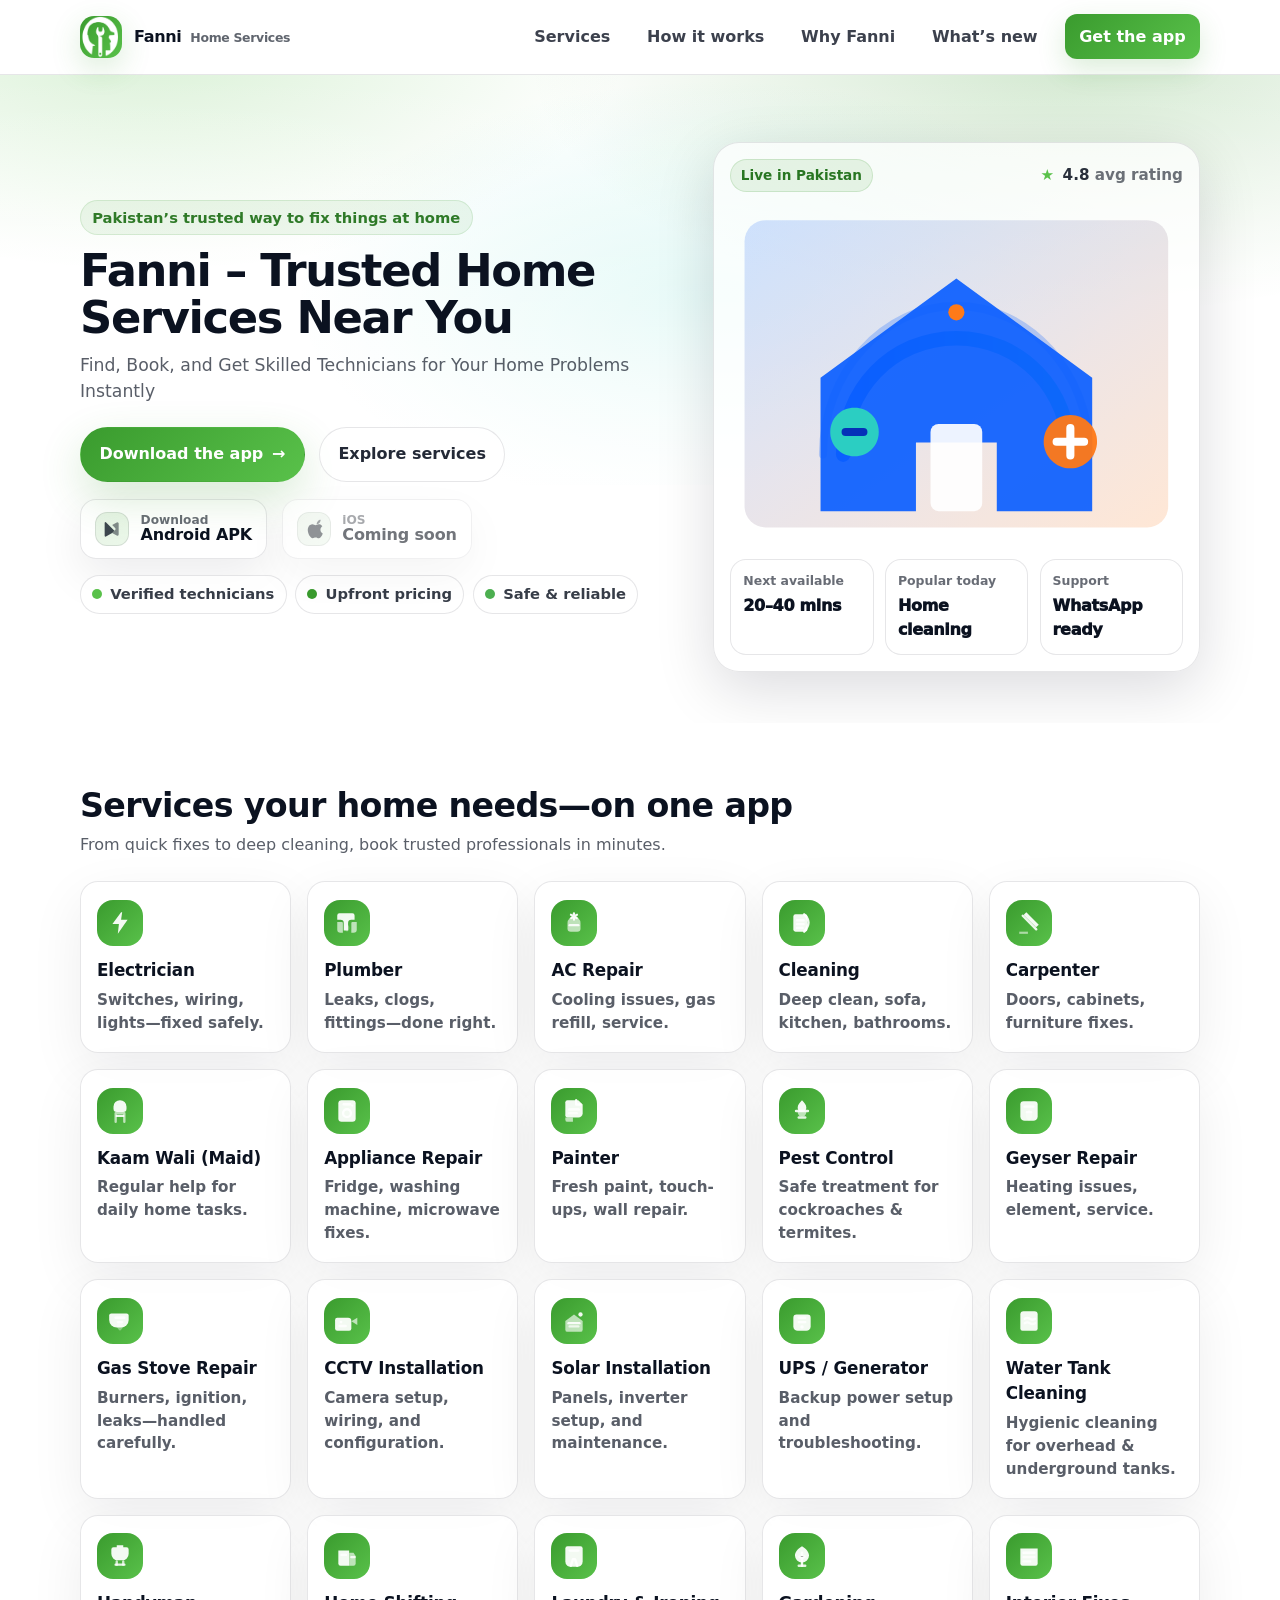
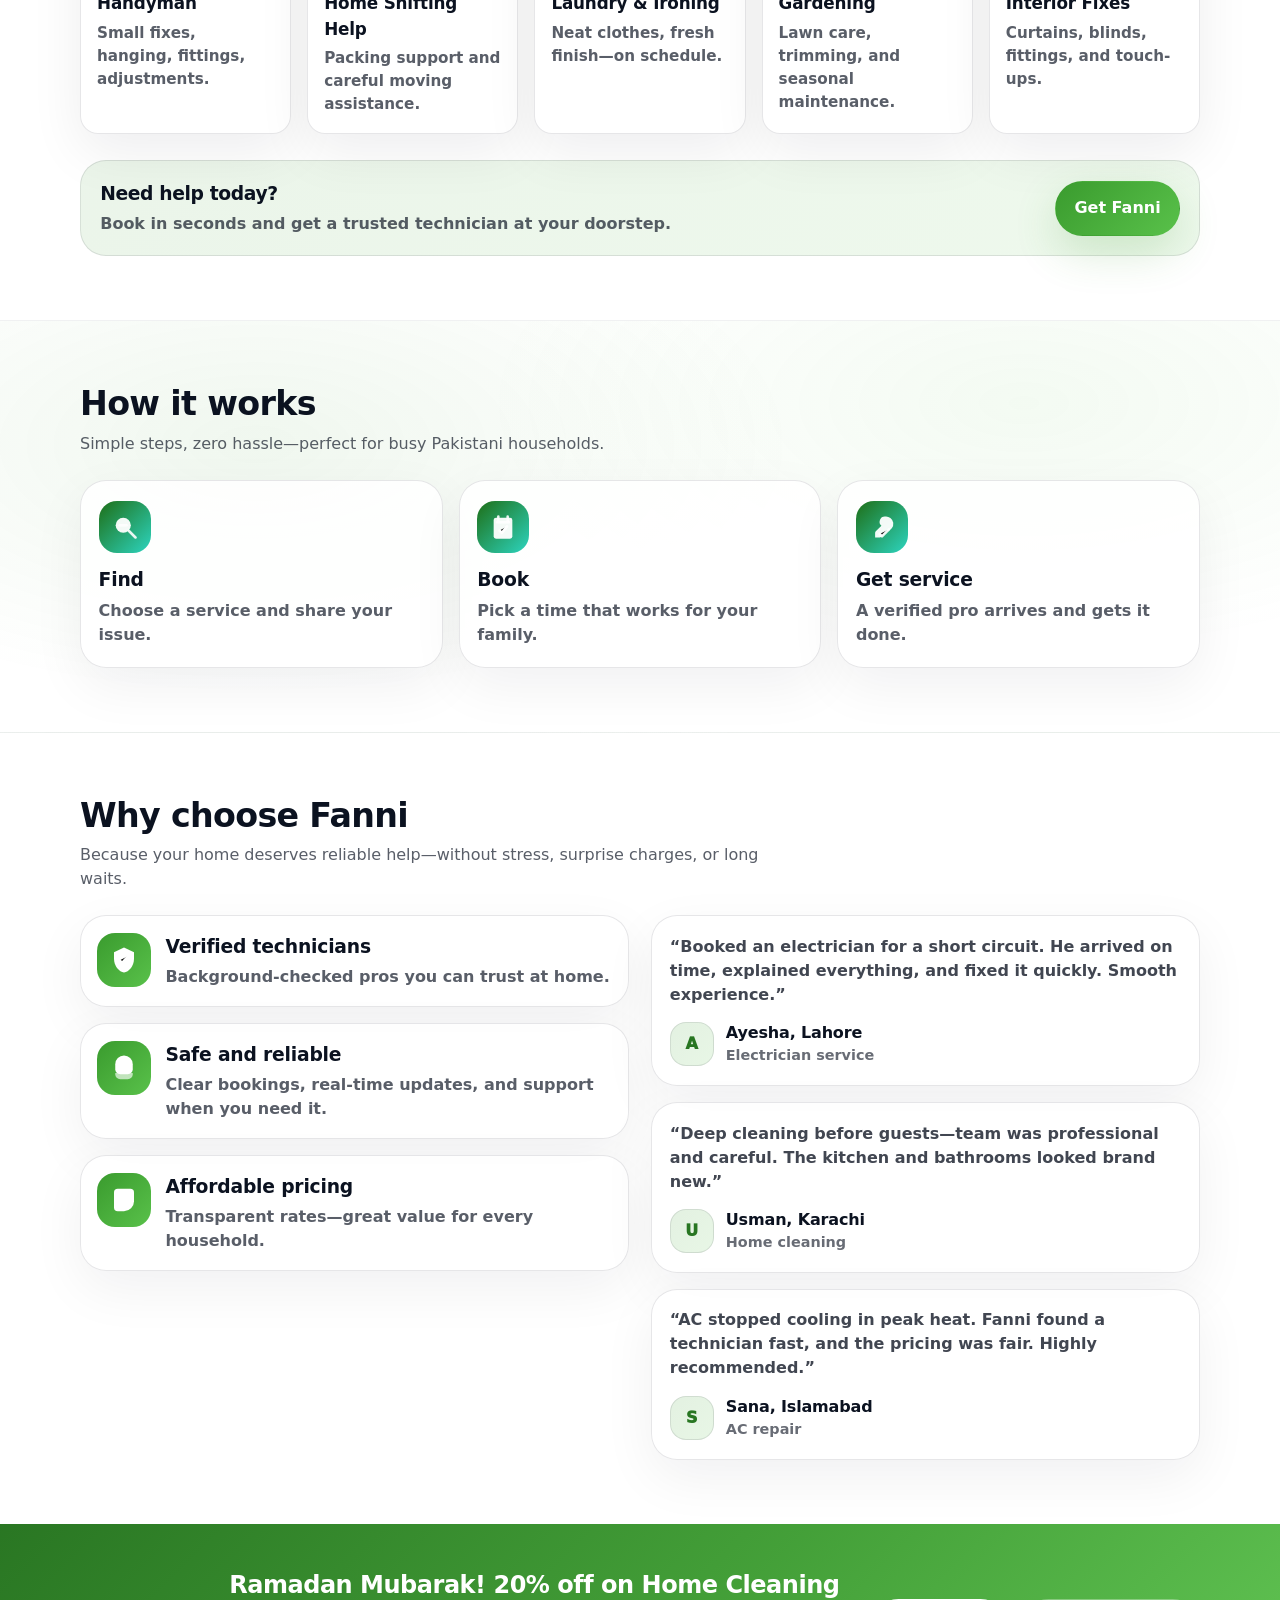
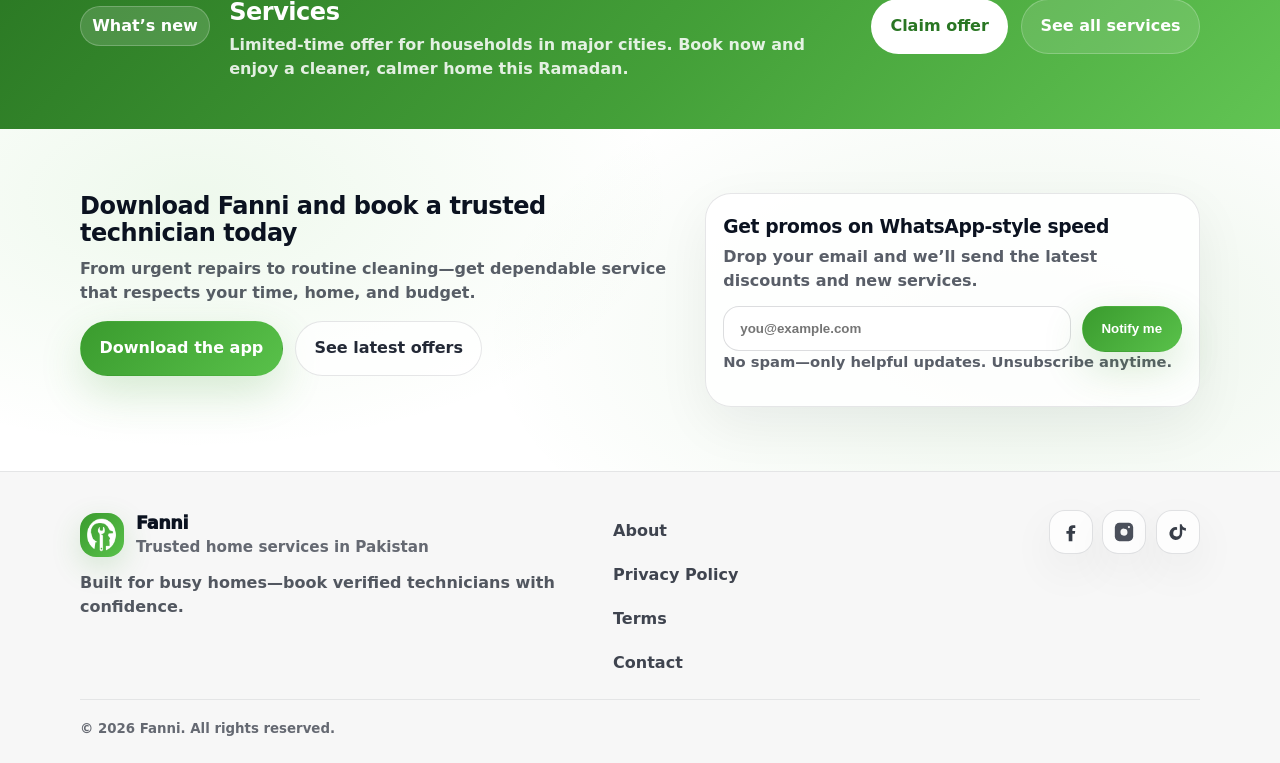
<file: Fanni Landing Page/index.html>
<!doctype html>
<html lang="en">
  <head>
    <meta charset="utf-8" />
    <meta name="viewport" content="width=device-width, initial-scale=1" />
    <meta
      name="description"
      content="Fanni is Pakistan’s trusted home services app. Find, book, and get verified technicians for electrician, plumber, AC repair, cleaning, and carpenter services—fast, safe, and affordable."
    />
    <meta
      name="keywords"
      content="home services app Pakistan, trusted technicians, book skilled workers online, electrician, plumber, AC repair, cleaning, carpenter"
    />
    <meta name="author" content="Fanni" />
    <meta name="theme-color" content="#3A9B2E" />

    <meta property="og:title" content="Fanni – Trusted Home Services Near You" />
    <meta
      property="og:description"
      content="Find, book, and get skilled technicians for your home problems instantly. Verified pros, transparent pricing, and reliable service across Pakistan."
    />
    <meta property="og:type" content="website" />
    <meta property="og:locale" content="en_PK" />

    <meta name="twitter:card" content="summary_large_image" />
    <meta name="twitter:title" content="Fanni – Trusted Home Services Near You" />
    <meta
      name="twitter:description"
      content="Book verified home service professionals in Pakistan. Electrician, plumber, AC repair, cleaning, carpenter."
    />

    <title>Fanni – Trusted Home Services Near You</title>

    <link rel="preload" href="./styles.css" as="style" />
    <link rel="stylesheet" href="./styles.css" />

    <link rel="icon" type="image/png" href="./logo1.png" />
    <link rel="apple-touch-icon" href="./logo1.png" />
  </head>
  <body>
    <a class="skip-link" href="#main">Skip to content</a>

    <header class="site-header">
      <div class="container header-inner">
        <a class="brand" href="#top" aria-label="Fanni home">
          <span class="brand-mark" aria-hidden="true">
            <img src="./logo1.png" alt="" width="42" height="42" />
          </span>
          <span class="brand-text">
            Fanni <span class="brand-tag">Home Services</span>
          </span>
        </a>

        <nav class="nav" aria-label="Primary">
          <a href="#services">Services</a>
          <a href="#how">How it works</a>
          <a href="#why">Why Fanni</a>
          <a href="#offers">What’s new</a>
          <a
            class="nav-cta"
            href="https://play.google.com/store/apps/details?id=com.fannipk.app"
            target="_blank"
            rel="noopener noreferrer"
          >Get the app</a>
        </nav>

        <button class="nav-toggle" type="button" aria-label="Open menu" aria-expanded="false">
          <span aria-hidden="true"></span>
          <span aria-hidden="true"></span>
          <span aria-hidden="true"></span>
        </button>
      </div>
    </header>

    <main id="main">
      <section id="top" class="hero">
        <div class="container hero-grid">
          <div class="hero-copy">
            <p class="eyebrow">
              Pakistan’s trusted way to fix things at home
            </p>
            <h1>Fanni – Trusted Home Services Near You</h1>
            <p class="subheadline">
              Find, Book, and Get Skilled Technicians for Your Home Problems Instantly
            </p>

            <div class="hero-ctas">
              <a
                class="btn btn-primary"
                href="https://play.google.com/store/apps/details?id=com.fannipk.app"
                target="_blank"
                rel="noopener noreferrer"
              >
                Download the app
                <span class="btn-arrow" aria-hidden="true">→</span>
              </a>
              <a class="btn btn-ghost" href="#services">Explore services</a>
            </div>

            <div class="store-row" id="download" aria-label="Download buttons">
              <a
                class="store-badge"
                href="https://play.google.com/store/apps/details?id=com.fannipk.app"
                target="_blank"
                rel="noopener noreferrer"
                aria-label="Download on Google Play"
              >
                <span class="store-icon" aria-hidden="true">
                  <svg viewBox="0 0 24 24" role="img" focusable="false">
                    <path
                      d="M4.7 3.8 14.9 14 12.2 16.7 4.7 21.1a1 1 0 0 1-1.5-.9V4.7a1 1 0 0 1 1.5-.9Z"
                      fill="currentColor"
                      opacity=".9"
                    />
                    <path
                      d="M16.2 12.7 14.9 14l-2.7 2.7 5.5 3.2a1.6 1.6 0 0 0 2.3-1.4v-13a1.6 1.6 0 0 0-2.3-1.4L12.2 7.3 14.9 10l1.3 1.3Z"
                      fill="currentColor"
                      opacity=".55"
                    />
                  </svg>
                </span>
                <span class="store-text">
                  <span class="store-top">Download</span>
                  <span class="store-bottom">Android APK</span>
                </span>
              </a>

              <a
                class="store-badge is-disabled"
                href="#"
                aria-label="iOS coming soon"
                title="iOS coming soon"
              >
                <span class="store-icon" aria-hidden="true">
                  <svg viewBox="0 0 24 24" role="img" focusable="false">
                    <path
                      d="M16.6 2.6c-.9 1-1.5 2.3-1.3 3.7 1.3.1 2.6-.7 3.4-1.7.8-1 1.4-2.3 1.2-3.6-1.2-.1-2.4.6-3.3 1.6Z"
                      fill="currentColor"
                      opacity=".75"
                    />
                    <path
                      d="M19.7 12.7c0-2.7 2.2-4 2.3-4.1-1.3-1.9-3.3-2.2-4-2.2-1.7-.2-3.3 1-4.2 1s-2.2-1-3.7-1c-1.9 0-3.6 1.1-4.6 2.8-2 3.4-.5 8.4 1.4 11.2.9 1.3 2 2.8 3.5 2.8 1.4-.1 2-.9 3.7-.9s2.2.9 3.7.9c1.5 0 2.4-1.4 3.3-2.7 1-1.5 1.4-3 1.4-3.1-.1 0-2.8-1.1-2.8-4.7Z"
                      fill="currentColor"
                      opacity=".9"
                    />
                  </svg>
                </span>
                <span class="store-text">
                  <span class="store-top">iOS</span>
                  <span class="store-bottom">Coming soon</span>
                </span>
              </a>
            </div>

            <div class="trust-row" aria-label="Trust badges">
              <div class="trust-pill">
                <span class="dot dot-orange" aria-hidden="true"></span>
                Verified technicians
              </div>
              <div class="trust-pill">
                <span class="dot dot-blue" aria-hidden="true"></span>
                Upfront pricing
              </div>
              <div class="trust-pill">
                <span class="dot dot-green" aria-hidden="true"></span>
                Safe & reliable
              </div>
            </div>
          </div>

          <div class="hero-visual" aria-hidden="true">
            <div class="visual-card">
              <div class="visual-top">
                <span class="status-pill">Live in Pakistan</span>
                <span class="rating">
                  <span class="star">★</span> 4.8
                  <span class="muted">avg rating</span>
                </span>
              </div>

              <div class="visual-illus">
                <svg viewBox="0 0 560 420" role="img" focusable="false">
                  <defs>
                    <linearGradient id="g1" x1="0" x2="1" y1="0" y2="1">
                      <stop offset="0" stop-color="#0B5FFF" stop-opacity=".18" />
                      <stop offset="1" stop-color="#FF7A18" stop-opacity=".18" />
                    </linearGradient>
                    <linearGradient id="g2" x1="0" x2="1">
                      <stop offset="0" stop-color="#0B5FFF" />
                      <stop offset="1" stop-color="#2DD4BF" />
                    </linearGradient>
                  </defs>
                  <rect x="18" y="20" width="524" height="380" rx="26" fill="url(#g1)" />
                  <path
                    d="M140 310c0-80 60-144 140-144s140 64 140 144"
                    fill="none"
                    stroke="url(#g2)"
                    stroke-width="18"
                    stroke-linecap="round"
                  />
                  <path
                    d="M115 310c0-101 75-184 165-184s165 83 165 184"
                    fill="none"
                    stroke="#0B5FFF"
                    stroke-opacity=".25"
                    stroke-width="10"
                    stroke-linecap="round"
                  />
                  <path
                    d="M280 92 112 215v165h118v-85h100v85h118V215L280 92Z"
                    fill="#0B5FFF"
                    opacity=".92"
                  />
                  <rect x="248" y="272" width="64" height="108" rx="10" fill="#FFFFFF" opacity=".92" />
                  <circle cx="280" cy="134" r="10" fill="#FF7A18" />
                  <path
                    d="M421 261c18 0 33 15 33 33 0 18-15 33-33 33-18 0-33-15-33-33 0-18 15-33 33-33Z"
                    fill="#FF7A18"
                    opacity=".95"
                  />
                  <path
                    d="M421 277v34m-17-17h34"
                    stroke="#FFFFFF"
                    stroke-width="10"
                    stroke-linecap="round"
                  />
                  <path
                    d="M154 252c17 0 30 13 30 30s-13 30-30 30-30-13-30-30 13-30 30-30Z"
                    fill="#2DD4BF"
                    opacity=".95"
                  />
                  <path
                    d="M143 282h22"
                    stroke="#0530B8"
                    stroke-width="10"
                    stroke-linecap="round"
                  />
                </svg>
              </div>

              <div class="visual-bottom">
                <div class="mini-card">
                  <div class="mini-title">Next available</div>
                  <div class="mini-value">20–40 mins</div>
                </div>
                <div class="mini-card">
                  <div class="mini-title">Popular today</div>
                  <div class="mini-value">Home cleaning</div>
                </div>
                <div class="mini-card">
                  <div class="mini-title">Support</div>
                  <div class="mini-value">WhatsApp ready</div>
                </div>
              </div>
            </div>
          </div>
        </div>
      </section>

      <section id="services" class="section">
        <div class="container">
          <div class="section-head">
            <h2>Services your home needs—on one app</h2>
            <p>
              From quick fixes to deep cleaning, book trusted professionals in minutes.
            </p>
          </div>

          <div class="cards services-grid">
            <article class="card">
              <div class="card-icon" aria-hidden="true">
                <svg viewBox="0 0 24 24">
                  <path
                    d="M13 2 5 13h6l-1 9 9-13h-6l1-7Z"
                    fill="currentColor"
                    opacity=".95"
                  />
                </svg>
              </div>
              <h3>Electrician</h3>
              <p>Switches, wiring, lights—fixed safely.</p>
            </article>

            <article class="card">
              <div class="card-icon" aria-hidden="true">
                <svg viewBox="0 0 24 24">
                  <path
                    d="M7 3h10a2 2 0 0 1 2 2v4h-3a3 3 0 0 0-3 3v7H9v-7a3 3 0 0 0-3-3H3V5a2 2 0 0 1 2-2h2Z"
                    fill="currentColor"
                    opacity=".95"
                  />
                  <path
                    d="M6 11h1.2a1 1 0 0 1 1 1v9H6a3 3 0 0 1-3-3v-7h3Z"
                    fill="currentColor"
                    opacity=".65"
                  />
                  <path
                    d="M18 11h3v7a3 3 0 0 1-3 3h-2v-9a1 1 0 0 1 1-1H18Z"
                    fill="currentColor"
                    opacity=".65"
                  />
                  <path
                    d="M12 13c-1.5 1.2-2.2 2.4-2.2 3.6 0 1.6 1.2 2.9 2.2 3.4 1-.5 2.2-1.8 2.2-3.4 0-1.2-.7-2.4-2.2-3.6Z"
                    fill="currentColor"
                    opacity=".28"
                  />
                </svg>
              </div>
              <h3>Plumber</h3>
              <p>Leaks, clogs, fittings—done right.</p>
            </article>

            <article class="card">
              <div class="card-icon" aria-hidden="true">
                <svg viewBox="0 0 24 24">
                  <path
                    d="M12 2a1 1 0 0 1 1 1v1.2l1.1-.6a1 1 0 1 1 1 1.7L14 6l1.2.7a1 1 0 0 1-1 1.7L13 7.8V9a1 1 0 0 1-2 0V7.8l-1.2.6a1 1 0 0 1-1-1.7L10 6 8.8 5.3a1 1 0 1 1 1-1.7l1.1.6V3a1 1 0 0 1 1-1Z"
                    fill="currentColor"
                    opacity=".95"
                  />
                  <path
                    d="M6 12a6 6 0 0 1 12 0v5a3 3 0 0 1-3 3H9a3 3 0 0 1-3-3v-5Z"
                    fill="currentColor"
                    opacity=".65"
                  />
                  <path
                    d="M8 14h8"
                    stroke="#ffffff"
                    stroke-width="2.2"
                    stroke-linecap="round"
                    opacity=".9"
                  />
                </svg>
              </div>
              <h3>AC Repair</h3>
              <p>Cooling issues, gas refill, service.</p>
            </article>

            <article class="card">
              <div class="card-icon" aria-hidden="true">
                <svg viewBox="0 0 24 24">
                  <path
                    d="M6 4h9a2 2 0 0 1 2 2v12a2 2 0 0 1-2 2H6a2 2 0 0 1-2-2V6a2 2 0 0 1 2-2Z"
                    fill="currentColor"
                    opacity=".95"
                  />
                  <path
                    d="M14 4c2.4 2.2 4 4.6 4 7.6 0 3.9-2.4 6.5-4 8.4"
                    fill="none"
                    stroke="#ffffff"
                    stroke-width="2.2"
                    stroke-linecap="round"
                    opacity=".9"
                  />
                  <path
                    d="M7.5 9.5h6M7.5 13h6M7.5 16.5h5"
                    stroke="#ffffff"
                    stroke-width="2.2"
                    stroke-linecap="round"
                    opacity=".85"
                  />
                </svg>
              </div>
              <h3>Cleaning</h3>
              <p>Deep clean, sofa, kitchen, bathrooms.</p>
            </article>

            <article class="card">
              <div class="card-icon" aria-hidden="true">
                <svg viewBox="0 0 24 24">
                  <path
                    d="M3 20h8v2H3v-2Z"
                    fill="currentColor"
                    opacity=".55"
                  />
                  <path
                    d="M9.5 2 21 13.5l-2.5 2.5L7 4.5 9.5 2Z"
                    fill="currentColor"
                    opacity=".95"
                  />
                  <path
                    d="M6.2 5.3 18.7 17.8"
                    stroke="#ffffff"
                    stroke-width="2.2"
                    stroke-linecap="round"
                    opacity=".9"
                  />
                </svg>
              </div>
              <h3>Carpenter</h3>
              <p>Doors, cabinets, furniture fixes.</p>
            </article>

            <article class="card">
              <div class="card-icon" aria-hidden="true">
                <svg viewBox="0 0 24 24">
                  <path
                    d="M12 2a6 6 0 0 0-6 6v2a3 3 0 0 0 3 3h6a3 3 0 0 0 3-3V8a6 6 0 0 0-6-6Z"
                    fill="currentColor"
                    opacity=".95"
                  />
                  <path
                    d="M8 22V14h8v8"
                    fill="none"
                    stroke="currentColor"
                    stroke-width="2.2"
                    stroke-linecap="round"
                    stroke-linejoin="round"
                    opacity=".65"
                  />
                  <path
                    d="M9 16.5h6"
                    stroke="#ffffff"
                    stroke-width="2.2"
                    stroke-linecap="round"
                    opacity=".9"
                  />
                </svg>
              </div>
              <h3>Kaam Wali (Maid)</h3>
              <p>Regular help for daily home tasks.</p>
            </article>

            <article class="card">
              <div class="card-icon" aria-hidden="true">
                <svg viewBox="0 0 24 24">
                  <path d="M7 2h10a3 3 0 0 1 3 3v14a3 3 0 0 1-3 3H7a3 3 0 0 1-3-3V5a3 3 0 0 1 3-3Z" fill="currentColor" opacity=".95"/>
                  <path d="M9 5.8h6" stroke="#ffffff" stroke-width="2.2" stroke-linecap="round" opacity=".9"/>
                  <circle cx="12" cy="14" r="3.6" fill="none" stroke="#ffffff" stroke-width="2.2" opacity=".9"/>
                  <circle cx="16.8" cy="7" r="1" fill="#ffffff" opacity=".9"/>
                </svg>
              </div>
              <h3>Appliance Repair</h3>
              <p>Fridge, washing machine, microwave fixes.</p>
            </article>

            <article class="card">
              <div class="card-icon" aria-hidden="true">
                <svg viewBox="0 0 24 24">
                  <path d="M4 18h7v4H6a2 2 0 0 1-2-2v-2Z" fill="currentColor" opacity=".65"/>
                  <path d="M6 2h10l4 4v8a4 4 0 0 1-4 4H6a2 2 0 0 1-2-2V4a2 2 0 0 1 2-2Z" fill="currentColor" opacity=".95"/>
                  <path d="M14 2v4h4" fill="none" stroke="#ffffff" stroke-width="2.2" stroke-linecap="round" stroke-linejoin="round" opacity=".9"/>
                  <path d="M7.5 10.5h9" stroke="#ffffff" stroke-width="2.2" stroke-linecap="round" opacity=".9"/>
                  <path d="M7.5 14h7" stroke="#ffffff" stroke-width="2.2" stroke-linecap="round" opacity=".75"/>
                </svg>
              </div>
              <h3>Painter</h3>
              <p>Fresh paint, touch-ups, wall repair.</p>
            </article>

            <article class="card">
              <div class="card-icon" aria-hidden="true">
                <svg viewBox="0 0 24 24">
                  <path d="M8 9c0-3 2-5 4-7 2 2 4 4 4 7a4 4 0 0 1-8 0Z" fill="currentColor" opacity=".95"/>
                  <path d="M8 13a4 4 0 0 0 8 0v-1H8v1Z" fill="currentColor" opacity=".65"/>
                  <path d="M6.5 12h11" stroke="#ffffff" stroke-width="2.2" stroke-linecap="round" opacity=".9"/>
                  <path d="M9 18h6" stroke="#ffffff" stroke-width="2.2" stroke-linecap="round" opacity=".85"/>
                </svg>
              </div>
              <h3>Pest Control</h3>
              <p>Safe treatment for cockroaches & termites.</p>
            </article>

            <article class="card">
              <div class="card-icon" aria-hidden="true">
                <svg viewBox="0 0 24 24">
                  <path d="M7 3h10a3 3 0 0 1 3 3v11a4 4 0 0 1-4 4H8a4 4 0 0 1-4-4V6a3 3 0 0 1 3-3Z" fill="currentColor" opacity=".95"/>
                  <path d="M8 8h8" stroke="#ffffff" stroke-width="2.2" stroke-linecap="round" opacity=".9"/>
                  <path d="M10 13h4" stroke="#ffffff" stroke-width="2.2" stroke-linecap="round" opacity=".85"/>
                  <path d="M12 21c2-1.4 3-3.2 3-5.4 0-1.8-.6-3.3-3-5.1-2.4 1.8-3 3.3-3 5.1 0 2.2 1 4 3 5.4Z" fill="currentColor" opacity=".35"/>
                </svg>
              </div>
              <h3>Geyser Repair</h3>
              <p>Heating issues, element, service.</p>
            </article>

            <article class="card">
              <div class="card-icon" aria-hidden="true">
                <svg viewBox="0 0 24 24">
                  <path d="M6 5h12a2 2 0 0 1 2 2v4a7 7 0 0 1-7 7H9a7 7 0 0 1-7-7V7a2 2 0 0 1 2-2Z" fill="currentColor" opacity=".95"/>
                  <path d="M8 9h8" stroke="#ffffff" stroke-width="2.2" stroke-linecap="round" opacity=".9"/>
                  <path d="M10 13h4" stroke="#ffffff" stroke-width="2.2" stroke-linecap="round" opacity=".8"/>
                  <path d="M12 21c2-1.5 2.9-3.1 2.9-4.6 0-1.7-1-3-2.9-4.6-1.9 1.6-2.9 2.9-2.9 4.6 0 1.5.9 3.1 2.9 4.6Z" fill="currentColor" opacity=".35"/>
                </svg>
              </div>
              <h3>Gas Stove Repair</h3>
              <p>Burners, ignition, leaks—handled carefully.</p>
            </article>

            <article class="card">
              <div class="card-icon" aria-hidden="true">
                <svg viewBox="0 0 24 24">
                  <path d="M3 9h10a3 3 0 0 1 3 3v7a2 2 0 0 1-2 2H3a2 2 0 0 1-2-2v-8a2 2 0 0 1 2-2Z" fill="currentColor" opacity=".95"/>
                  <path d="M16 12.3 21.5 9v6.6L16 12.3Z" fill="currentColor" opacity=".65"/>
                  <circle cx="6.5" cy="13" r="1.3" fill="#ffffff" opacity=".9"/>
                  <path d="M5.2 16.6h5.6" stroke="#ffffff" stroke-width="2.2" stroke-linecap="round" opacity=".85"/>
                </svg>
              </div>
              <h3>CCTV Installation</h3>
              <p>Camera setup, wiring, and configuration.</p>
            </article>

            <article class="card">
              <div class="card-icon" aria-hidden="true">
                <svg viewBox="0 0 24 24">
                  <circle cx="18" cy="6" r="2" fill="currentColor" opacity=".95"/>
                  <path d="M4 12l8-6 8 6v8a2 2 0 0 1-2 2H6a2 2 0 0 1-2-2v-8Z" fill="currentColor" opacity=".65"/>
                  <path d="M7 14h10" stroke="#ffffff" stroke-width="2.2" stroke-linecap="round" opacity=".9"/>
                  <path d="M8 17h8" stroke="#ffffff" stroke-width="2.2" stroke-linecap="round" opacity=".75"/>
                </svg>
              </div>
              <h3>Solar Installation</h3>
              <p>Panels, inverter setup, and maintenance.</p>
            </article>

            <article class="card">
              <div class="card-icon" aria-hidden="true">
                <svg viewBox="0 0 24 24">
                  <path d="M7 6h10a3 3 0 0 1 3 3v8a4 4 0 0 1-4 4H8a4 4 0 0 1-4-4V9a3 3 0 0 1 3-3Z" fill="currentColor" opacity=".95"/>
                  <path d="M9 9h6" stroke="#ffffff" stroke-width="2.2" stroke-linecap="round" opacity=".85"/>
                  <path d="M9 13h6" stroke="#ffffff" stroke-width="2.2" stroke-linecap="round" opacity=".85"/>
                  <path d="M12 17.5h.01" stroke="#ffffff" stroke-width="3.2" stroke-linecap="round" opacity=".9"/>
                </svg>
              </div>
              <h3>UPS / Generator</h3>
              <p>Backup power setup and troubleshooting.</p>
            </article>

            <article class="card">
              <div class="card-icon" aria-hidden="true">
                <svg viewBox="0 0 24 24">
                  <path d="M7 3h10a3 3 0 0 1 3 3v13a2 2 0 0 1-2 2H6a2 2 0 0 1-2-2V6a3 3 0 0 1 3-3Z" fill="currentColor" opacity=".95"/>
                  <path d="M8 10c1.6-1 3.2-1 4.8 0s3.2 1 4.8 0" fill="none" stroke="#ffffff" stroke-width="2.2" stroke-linecap="round" opacity=".9"/>
                  <path d="M8 14c1.6-1 3.2-1 4.8 0s3.2 1 4.8 0" fill="none" stroke="#ffffff" stroke-width="2.2" stroke-linecap="round" opacity=".75"/>
                </svg>
              </div>
              <h3>Water Tank Cleaning</h3>
              <p>Hygienic cleaning for overhead & underground tanks.</p>
            </article>

            <article class="card">
              <div class="card-icon" aria-hidden="true">
                <svg viewBox="0 0 24 24">
                  <path d="M9 2h6v2h3a2 2 0 0 1 2 2v4a6 6 0 0 1-6 6h-4a6 6 0 0 1-6-6V6a2 2 0 0 1 2-2h3V2Z" fill="currentColor" opacity=".95"/>
                  <path d="M8 20h8" stroke="#ffffff" stroke-width="2.2" stroke-linecap="round" opacity=".85"/>
                  <path d="M9 20v-3m6 3v-3" stroke="#ffffff" stroke-width="2.2" stroke-linecap="round" opacity=".75"/>
                </svg>
              </div>
              <h3>Handyman</h3>
              <p>Small fixes, hanging, fittings, adjustments.</p>
            </article>

            <article class="card">
              <div class="card-icon" aria-hidden="true">
                <svg viewBox="0 0 24 24">
                  <path d="M4 7h10v14H6a2 2 0 0 1-2-2V7Z" fill="currentColor" opacity=".95"/>
                  <path d="M14 9h4l2 3v7a2 2 0 0 1-2 2h-4V9Z" fill="currentColor" opacity=".65"/>
                  <path d="M7 11h4" stroke="#ffffff" stroke-width="2.2" stroke-linecap="round" opacity=".9"/>
                  <path d="M16 13h3" stroke="#ffffff" stroke-width="2.2" stroke-linecap="round" opacity=".85"/>
                </svg>
              </div>
              <h3>Home Shifting Help</h3>
              <p>Packing support and careful moving assistance.</p>
            </article>

            <article class="card">
              <div class="card-icon" aria-hidden="true">
                <svg viewBox="0 0 24 24">
                  <path d="M6 3h12a2 2 0 0 1 2 2v12a5 5 0 0 1-5 5H9a5 5 0 0 1-5-5V5a2 2 0 0 1 2-2Z" fill="currentColor" opacity=".95"/>
                  <path d="M8 7h8" stroke="#ffffff" stroke-width="2.2" stroke-linecap="round" opacity=".9"/>
                  <path d="M9 21l2-6h2l2 6" fill="none" stroke="#ffffff" stroke-width="2.2" stroke-linecap="round" stroke-linejoin="round" opacity=".85"/>
                </svg>
              </div>
              <h3>Laundry & Ironing</h3>
              <p>Neat clothes, fresh finish—on schedule.</p>
            </article>

            <article class="card">
              <div class="card-icon" aria-hidden="true">
                <svg viewBox="0 0 24 24">
                  <path d="M12 3c3.8 2.3 6.5 5.2 6.5 8.6A6.5 6.5 0 0 1 12 18a6.5 6.5 0 0 1-6.5-6.4C5.5 8.2 8.2 5.3 12 3Z" fill="currentColor" opacity=".95"/>
                  <path d="M12 9v12" stroke="#ffffff" stroke-width="2.2" stroke-linecap="round" opacity=".9"/>
                  <path d="M9 21h6" stroke="#ffffff" stroke-width="2.2" stroke-linecap="round" opacity=".85"/>
                  <path d="M9.5 12.5c.9 1 1.8 1.5 2.5 1.5s1.6-.5 2.5-1.5" stroke="#ffffff" stroke-width="2.2" stroke-linecap="round" opacity=".75"/>
                </svg>
              </div>
              <h3>Gardening</h3>
              <p>Lawn care, trimming, and seasonal maintenance.</p>
            </article>

            <article class="card">
              <div class="card-icon" aria-hidden="true">
                <svg viewBox="0 0 24 24">
                  <path d="M4 5h16v14a2 2 0 0 1-2 2H6a2 2 0 0 1-2-2V5Z" fill="currentColor" opacity=".95"/>
                  <path d="M7 9h10" stroke="#ffffff" stroke-width="2.2" stroke-linecap="round" opacity=".9"/>
                  <path d="M7 13h10" stroke="#ffffff" stroke-width="2.2" stroke-linecap="round" opacity=".75"/>
                  <path d="M7 17h6" stroke="#ffffff" stroke-width="2.2" stroke-linecap="round" opacity=".85"/>
                </svg>
              </div>
              <h3>Interior Fixes</h3>
              <p>Curtains, blinds, fittings, and touch-ups.</p>
            </article>
          </div>

          <div class="inline-cta">
            <div class="inline-cta-copy">
              <h3>Need help today?</h3>
              <p>Book in seconds and get a trusted technician at your doorstep.</p>
            </div>
            <a
              class="btn btn-primary"
              href="https://play.google.com/store/apps/details?id=com.fannipk.app"
              target="_blank"
              rel="noopener noreferrer"
            >Get Fanni</a>
          </div>
        </div>
      </section>

      <section id="how" class="section section-alt">
        <div class="container">
          <div class="section-head">
            <h2>How it works</h2>
            <p>Simple steps, zero hassle—perfect for busy Pakistani households.</p>
          </div>

          <div class="steps">
            <article class="step">
              <div class="step-icon" aria-hidden="true">
                <svg viewBox="0 0 24 24">
                  <circle cx="10.5" cy="10.5" r="6.5" fill="currentColor" opacity=".95"/>
                  <path d="M15.2 15.2 21 21" stroke="#ffffff" stroke-width="2.2" stroke-linecap="round" opacity=".9"/>
                  <path d="M7.6 10.5h5.8" stroke="#ffffff" stroke-width="2.2" stroke-linecap="round" opacity=".9"/>
                </svg>
              </div>
              <h3>Find</h3>
              <p>Choose a service and share your issue.</p>
            </article>

            <article class="step">
              <div class="step-icon" aria-hidden="true">
                <svg viewBox="0 0 24 24">
                  <path d="M6 4h12a2 2 0 0 1 2 2v14a2 2 0 0 1-2 2H6a2 2 0 0 1-2-2V6a2 2 0 0 1 2-2Z" fill="currentColor" opacity=".95"/>
                  <path d="M7 8h10" stroke="#ffffff" stroke-width="2.2" stroke-linecap="round" opacity=".9"/>
                  <path d="M8 3v4M16 3v4" stroke="#ffffff" stroke-width="2.2" stroke-linecap="round" opacity=".9"/>
                  <path d="m9 15 2 2 4.5-5.5" stroke="#ffffff" stroke-width="2.2" stroke-linecap="round" stroke-linejoin="round" opacity=".9"/>
                </svg>
              </div>
              <h3>Book</h3>
              <p>Pick a time that works for your family.</p>
            </article>

            <article class="step">
              <div class="step-icon" aria-hidden="true">
                <svg viewBox="0 0 24 24">
                  <path d="M14.5 3a4.5 4.5 0 0 0-3 7.9L6.7 15.7a2 2 0 0 0-.6 1.4V21h3.9a2 2 0 0 0 1.4-.6l4.8-4.8A4.5 4.5 0 1 0 14.5 3Z" fill="currentColor" opacity=".95"/>
                  <path d="m10 18 2 2 6-6" stroke="#ffffff" stroke-width="2.2" stroke-linecap="round" stroke-linejoin="round" opacity=".9"/>
                </svg>
              </div>
              <h3>Get service</h3>
              <p>A verified pro arrives and gets it done.</p>
            </article>
          </div>
        </div>
      </section>

      <section id="why" class="section">
        <div class="container">
          <div class="section-head">
            <h2>Why choose Fanni</h2>
            <p>
              Because your home deserves reliable help—without stress, surprise charges, or long waits.
            </p>
          </div>

          <div class="split">
            <div class="features">
              <div class="feature">
                <div class="feature-icon" aria-hidden="true">
                  <svg viewBox="0 0 24 24">
                    <path d="M12 2 4 5.7V11c0 6 4.2 10.5 8 11 3.8-.5 8-5 8-11V5.7L12 2Z" fill="currentColor"/>
                    <path d="m8.2 12.3 2.2 2.2 5.5-6" stroke="#ffffff" stroke-width="2.3" stroke-linecap="round" stroke-linejoin="round" opacity=".95"/>
                  </svg>
                </div>
                <div>
                  <h3>Verified technicians</h3>
                  <p>Background-checked pros you can trust at home.</p>
                </div>
              </div>

              <div class="feature">
                <div class="feature-icon" aria-hidden="true">
                  <svg viewBox="0 0 24 24">
                    <path d="M12 2a7 7 0 0 0-7 7v4a4 4 0 0 0 4 4h6a4 4 0 0 0 4-4V9a7 7 0 0 0-7-7Z" fill="currentColor"/>
                    <path d="M9 21h6a4 4 0 0 0 4-4v-1H5v1a4 4 0 0 0 4 4Z" fill="currentColor" opacity=".65"/>
                    <path d="M9.6 10.8h4.8" stroke="#ffffff" stroke-width="2.2" stroke-linecap="round" opacity=".9"/>
                  </svg>
                </div>
                <div>
                  <h3>Safe and reliable</h3>
                  <p>Clear bookings, real-time updates, and support when you need it.</p>
                </div>
              </div>

              <div class="feature">
                <div class="feature-icon" aria-hidden="true">
                  <svg viewBox="0 0 24 24">
                    <path d="M7 3h10a3 3 0 0 1 3 3v7a8 8 0 0 1-8 8H7a3 3 0 0 1-3-3V6a3 3 0 0 1 3-3Z" fill="currentColor"/>
                    <path d="M8 8h8" stroke="#ffffff" stroke-width="2.2" stroke-linecap="round" opacity=".95"/>
                    <path d="M8 12h6" stroke="#ffffff" stroke-width="2.2" stroke-linecap="round" opacity=".75"/>
                  </svg>
                </div>
                <div>
                  <h3>Affordable pricing</h3>
                  <p>Transparent rates—great value for every household.</p>
                </div>
              </div>
            </div>

            <div class="testimonials" aria-label="Customer testimonials">
              <article class="quote">
                <p>
                  “Booked an electrician for a short circuit. He arrived on time, explained everything, and fixed it quickly. Smooth experience.”
                </p>
                <div class="quote-meta">
                  <span class="avatar" aria-hidden="true">A</span>
                  <div>
                    <div class="quote-name">Ayesha, Lahore</div>
                    <div class="quote-sub">Electrician service</div>
                  </div>
                </div>
              </article>

              <article class="quote">
                <p>
                  “Deep cleaning before guests—team was professional and careful. The kitchen and bathrooms looked brand new.”
                </p>
                <div class="quote-meta">
                  <span class="avatar" aria-hidden="true">U</span>
                  <div>
                    <div class="quote-name">Usman, Karachi</div>
                    <div class="quote-sub">Home cleaning</div>
                  </div>
                </div>
              </article>

              <article class="quote">
                <p>
                  “AC stopped cooling in peak heat. Fanni found a technician fast, and the pricing was fair. Highly recommended.”
                </p>
                <div class="quote-meta">
                  <span class="avatar" aria-hidden="true">S</span>
                  <div>
                    <div class="quote-name">Sana, Islamabad</div>
                    <div class="quote-sub">AC repair</div>
                  </div>
                </div>
              </article>
            </div>
          </div>
        </div>
      </section>

      <section id="offers" class="promo">
        <div class="container promo-inner">
          <div class="promo-badge">What’s new</div>
          <div class="promo-copy">
            <h2>Ramadan Mubarak! 20% off on Home Cleaning Services</h2>
            <p>
              Limited-time offer for households in major cities. Book now and enjoy a cleaner, calmer home this Ramadan.
            </p>
          </div>
          <div class="promo-actions">
            <a
              class="btn btn-invert"
              href="https://play.google.com/store/apps/details?id=com.fannipk.app"
              target="_blank"
              rel="noopener noreferrer"
            >Claim offer</a>
            <a class="btn btn-ghost on-dark" href="#services">See all services</a>
          </div>
        </div>
      </section>

      <section class="section cta">
        <div class="container cta-inner">
          <div class="cta-copy">
            <h2>Download Fanni and book a trusted technician today</h2>
            <p>
              From urgent repairs to routine cleaning—get dependable service that respects your time, home, and budget.
            </p>
            <div class="cta-buttons">
              <a
                class="btn btn-primary"
                href="https://play.google.com/store/apps/details?id=com.fannipk.app"
                target="_blank"
                rel="noopener noreferrer"
              >Download the app</a>
              <a class="btn btn-ghost" href="#offers">See latest offers</a>
            </div>
          </div>

          <form class="newsletter" action="#" method="post" aria-label="Newsletter signup">
            <h3>Get promos on WhatsApp-style speed</h3>
            <p>Drop your email and we’ll send the latest discounts and new services.</p>
            <label class="sr-only" for="email">Email address</label>
            <div class="newsletter-row">
              <input
                id="email"
                name="email"
                type="email"
                inputmode="email"
                autocomplete="email"
                placeholder="you@example.com"
                required
              />
              <button class="btn btn-primary" type="submit">Notify me</button>
            </div>
            <p class="newsletter-note">
              No spam—only helpful updates. Unsubscribe anytime.
            </p>
          </form>
        </div>
      </section>
    </main>

    <footer class="footer">
      <div class="container footer-inner">
        <div class="footer-brand">
          <div class="brand-row">
            <span class="brand-mark brand-mark-footer" aria-hidden="true">
              <img src="./logo1.png" alt="" width="34" height="34" />
            </span>
            <div>
              <div class="footer-name">Fanni</div>
              <div class="footer-sub">Trusted home services in Pakistan</div>
            </div>
          </div>
          <div class="footer-mini">
            Built for busy homes—book verified technicians with confidence.
          </div>
        </div>

        <div class="footer-links" aria-label="Footer links">
          <a href="#" aria-label="About">About</a>
          <a href="privacy.html" aria-label="Privacy Policy">Privacy Policy</a>
          <a href="terms.html" aria-label="Terms">Terms</a>
          <a href="#" aria-label="Contact">Contact</a>
        </div>

        <div class="social" aria-label="Social media">
          <a class="social-icon" href="#" aria-label="Facebook">
            <svg viewBox="0 0 24 24" role="img" focusable="false">
              <path
                d="M13.5 22v-8h2.7l.4-3H13.5V9.1c0-.9.3-1.6 1.7-1.6H16.7V4.8c-.3 0-1.4-.1-2.7-.1-2.7 0-4.5 1.6-4.5 4.5V11H7v3h2.5v8h4Z"
                fill="currentColor"
              />
            </svg>
          </a>
          <a class="social-icon" href="#" aria-label="Instagram">
            <svg viewBox="0 0 24 24" role="img" focusable="false">
              <path
                d="M7 2h10a5 5 0 0 1 5 5v10a5 5 0 0 1-5 5H7a5 5 0 0 1-5-5V7a5 5 0 0 1 5-5Z"
                fill="currentColor"
                opacity=".9"
              />
              <path
                d="M12 8.2A3.8 3.8 0 1 0 12 16a3.8 3.8 0 0 0 0-7.6Z"
                fill="#fff"
                opacity=".95"
              />
              <circle cx="17.4" cy="6.6" r="1.2" fill="#fff" opacity=".95" />
            </svg>
          </a>
          <a class="social-icon" href="#" aria-label="TikTok">
            <svg viewBox="0 0 24 24" role="img" focusable="false">
              <path
                d="M14 3v10.2a3.6 3.6 0 1 1-3-3.5V6.8a7 7 0 1 0 5.6 6.9V9.2c1.1.8 2.5 1.3 4 1.3V7.7c-2.3 0-4.2-1.8-4.6-4.1H14Z"
                fill="currentColor"
              />
            </svg>
          </a>
        </div>
      </div>

      <div class="container footer-bottom">
        <small>© <span id="year">2026</span> Fanni. All rights reserved.</small>
      </div>
    </footer>

    <script>
      // Lightweight, optional enhancements: mobile nav + current year.
      const toggle = document.querySelector(".nav-toggle");
      const nav = document.querySelector(".nav");
      const year = document.getElementById("year");
      if (year) year.textContent = String(new Date().getFullYear());
      if (toggle && nav) {
        toggle.addEventListener("click", () => {
          const open = nav.classList.toggle("open");
          toggle.setAttribute("aria-expanded", String(open));
          toggle.setAttribute("aria-label", open ? "Close menu" : "Open menu");
        });
      }
    </script>
  </body>
</html>
</file>
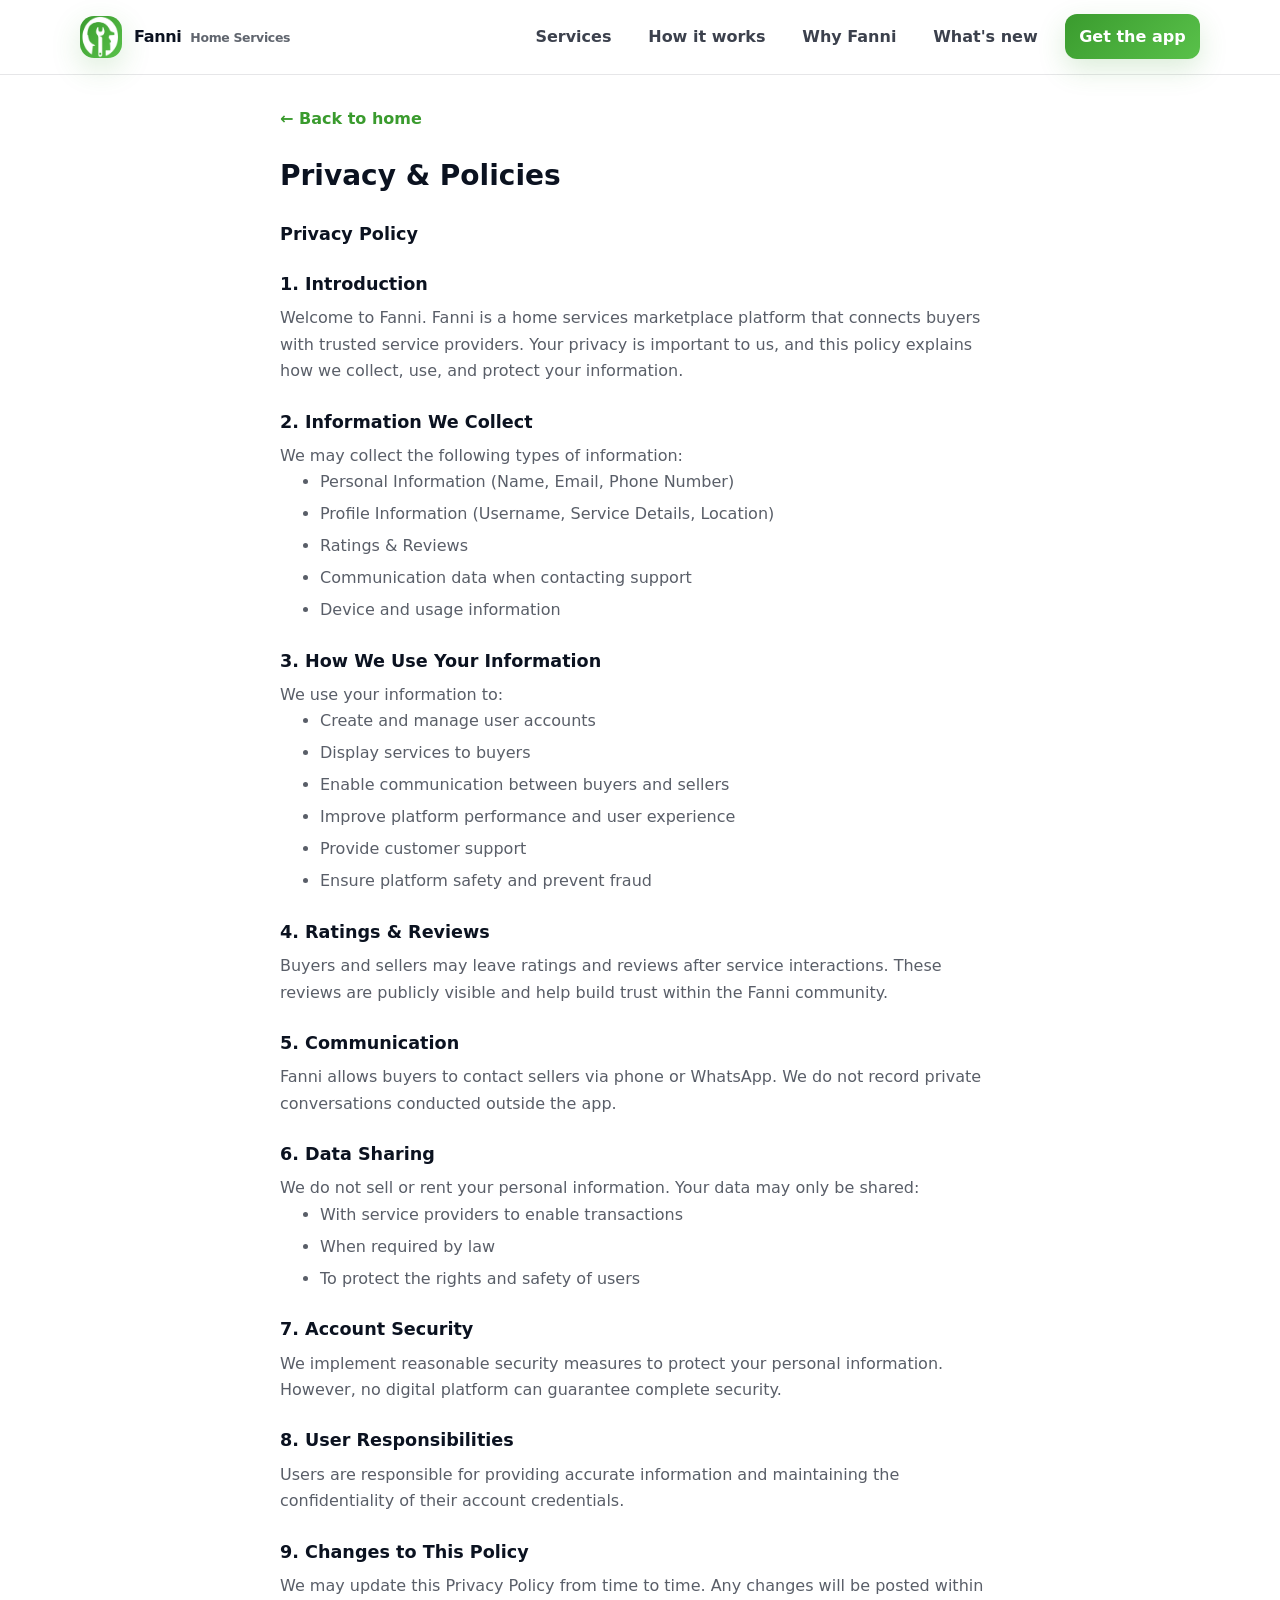
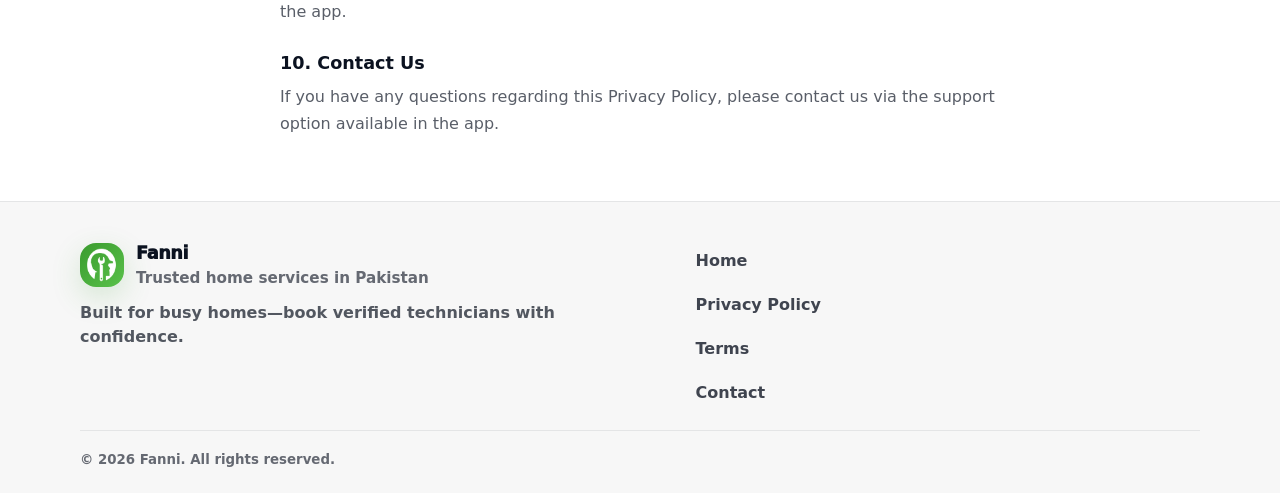
<file: Fanni Landing Page/privacy.html>
<!doctype html>
<html lang="en">
  <head>
    <meta charset="utf-8" />
    <meta name="viewport" content="width=device-width, initial-scale=1" />
    <meta name="description" content="Fanni Privacy Policy – How we collect, use, and protect your information on our home services platform." />
    <meta name="author" content="Fanni" />
    <meta name="theme-color" content="#3A9B2E" />
    <title>Privacy &amp; Policies – Fanni</title>
    <link rel="stylesheet" href="./styles.css" />
    <link rel="icon" type="image/png" href="./logo1.png" />
    <link rel="apple-touch-icon" href="./logo1.png" />
    <style>
      .legal-page { padding: 2rem 0 4rem; }
      .legal-page .container { max-width: 720px; }
      .legal-page h1 { font-size: 1.75rem; margin: 0 0 1.5rem; font-weight: 800; }
      .legal-page .section-title { font-size: 1.1rem; font-weight: 700; margin: 1.5rem 0 0.5rem; color: var(--text); }
      .legal-page .section-text { margin: 0; color: var(--muted); line-height: 1.65; }
      .legal-page .section-text ul { margin: 0.5rem 0; padding-left: 1.25rem; }
      .legal-page .section-text li { margin-bottom: 0.35rem; }
      .legal-page .back-link { display: inline-flex; align-items: center; gap: 0.5rem; margin-bottom: 1.5rem; font-weight: 600; color: var(--blue); }
      .legal-page .back-link:hover { color: var(--blue-700); }
    </style>
  </head>
  <body>
    <header class="site-header">
      <div class="container header-inner">
        <a class="brand" href="index.html" aria-label="Fanni home">
          <span class="brand-mark" aria-hidden="true">
            <img src="./logo1.png" alt="" width="42" height="42" />
          </span>
          <span class="brand-text">Fanni <span class="brand-tag">Home Services</span></span>
        </a>
        <nav class="nav" aria-label="Primary">
          <a href="index.html#services">Services</a>
          <a href="index.html#how">How it works</a>
          <a href="index.html#why">Why Fanni</a>
          <a href="index.html#offers">What's new</a>
          <a class="nav-cta" href="https://play.google.com/store/apps/details?id=com.fannipk.app" target="_blank" rel="noopener noreferrer">Get the app</a>
        </nav>
        <button class="nav-toggle" type="button" aria-label="Open menu" aria-expanded="false">
          <span aria-hidden="true"></span><span aria-hidden="true"></span><span aria-hidden="true"></span>
        </button>
      </div>
    </header>

    <main id="main" class="legal-page">
      <div class="container">
        <a href="index.html" class="back-link">← Back to home</a>
        <h1>Privacy &amp; Policies</h1>

        <h2 class="section-title">Privacy Policy</h2>

        <h3 class="section-title">1. Introduction</h3>
        <p class="section-text">
          Welcome to Fanni. Fanni is a home services marketplace platform that connects buyers with trusted service providers. Your privacy is important to us, and this policy explains how we collect, use, and protect your information.
        </p>

        <h3 class="section-title">2. Information We Collect</h3>
        <p class="section-text">We may collect the following types of information:</p>
        <ul class="section-text">
          <li>Personal Information (Name, Email, Phone Number)</li>
          <li>Profile Information (Username, Service Details, Location)</li>
          <li>Ratings &amp; Reviews</li>
          <li>Communication data when contacting support</li>
          <li>Device and usage information</li>
        </ul>

        <h3 class="section-title">3. How We Use Your Information</h3>
        <p class="section-text">We use your information to:</p>
        <ul class="section-text">
          <li>Create and manage user accounts</li>
          <li>Display services to buyers</li>
          <li>Enable communication between buyers and sellers</li>
          <li>Improve platform performance and user experience</li>
          <li>Provide customer support</li>
          <li>Ensure platform safety and prevent fraud</li>
        </ul>

        <h3 class="section-title">4. Ratings &amp; Reviews</h3>
        <p class="section-text">
          Buyers and sellers may leave ratings and reviews after service interactions. These reviews are publicly visible and help build trust within the Fanni community.
        </p>

        <h3 class="section-title">5. Communication</h3>
        <p class="section-text">
          Fanni allows buyers to contact sellers via phone or WhatsApp. We do not record private conversations conducted outside the app.
        </p>

        <h3 class="section-title">6. Data Sharing</h3>
        <p class="section-text">
          We do not sell or rent your personal information. Your data may only be shared:
        </p>
        <ul class="section-text">
          <li>With service providers to enable transactions</li>
          <li>When required by law</li>
          <li>To protect the rights and safety of users</li>
        </ul>

        <h3 class="section-title">7. Account Security</h3>
        <p class="section-text">
          We implement reasonable security measures to protect your personal information. However, no digital platform can guarantee complete security.
        </p>

        <h3 class="section-title">8. User Responsibilities</h3>
        <p class="section-text">
          Users are responsible for providing accurate information and maintaining the confidentiality of their account credentials.
        </p>

        <h3 class="section-title">9. Changes to This Policy</h3>
        <p class="section-text">
          We may update this Privacy Policy from time to time. Any changes will be posted within the app.
        </p>

        <h3 class="section-title">10. Contact Us</h3>
        <p class="section-text">
          If you have any questions regarding this Privacy Policy, please contact us via the support option available in the app.
        </p>
      </div>
    </main>

    <footer class="footer">
      <div class="container footer-inner">
        <div class="footer-brand">
          <div class="brand-row">
            <span class="brand-mark brand-mark-footer" aria-hidden="true">
              <img src="./logo1.png" alt="" width="34" height="34" />
            </span>
            <div>
              <div class="footer-name">Fanni</div>
              <div class="footer-sub">Trusted home services in Pakistan</div>
            </div>
          </div>
          <div class="footer-mini">Built for busy homes—book verified technicians with confidence.</div>
        </div>
        <div class="footer-links" aria-label="Footer links">
          <a href="index.html">Home</a>
          <a href="privacy.html" aria-current="page">Privacy Policy</a>
          <a href="terms.html">Terms</a>
          <a href="#">Contact</a>
        </div>
      </div>
      <div class="container footer-bottom">
        <small>© <span id="year">2026</span> Fanni. All rights reserved.</small>
      </div>
    </footer>

    <script>
      const year = document.getElementById("year");
      if (year) year.textContent = String(new Date().getFullYear());
      const toggle = document.querySelector(".nav-toggle");
      const nav = document.querySelector(".nav");
      if (toggle && nav) {
        toggle.addEventListener("click", () => {
          const open = nav.classList.toggle("open");
          toggle.setAttribute("aria-expanded", String(open));
          toggle.setAttribute("aria-label", open ? "Close menu" : "Open menu");
        });
      }
    </script>
  </body>
</html>
</file>
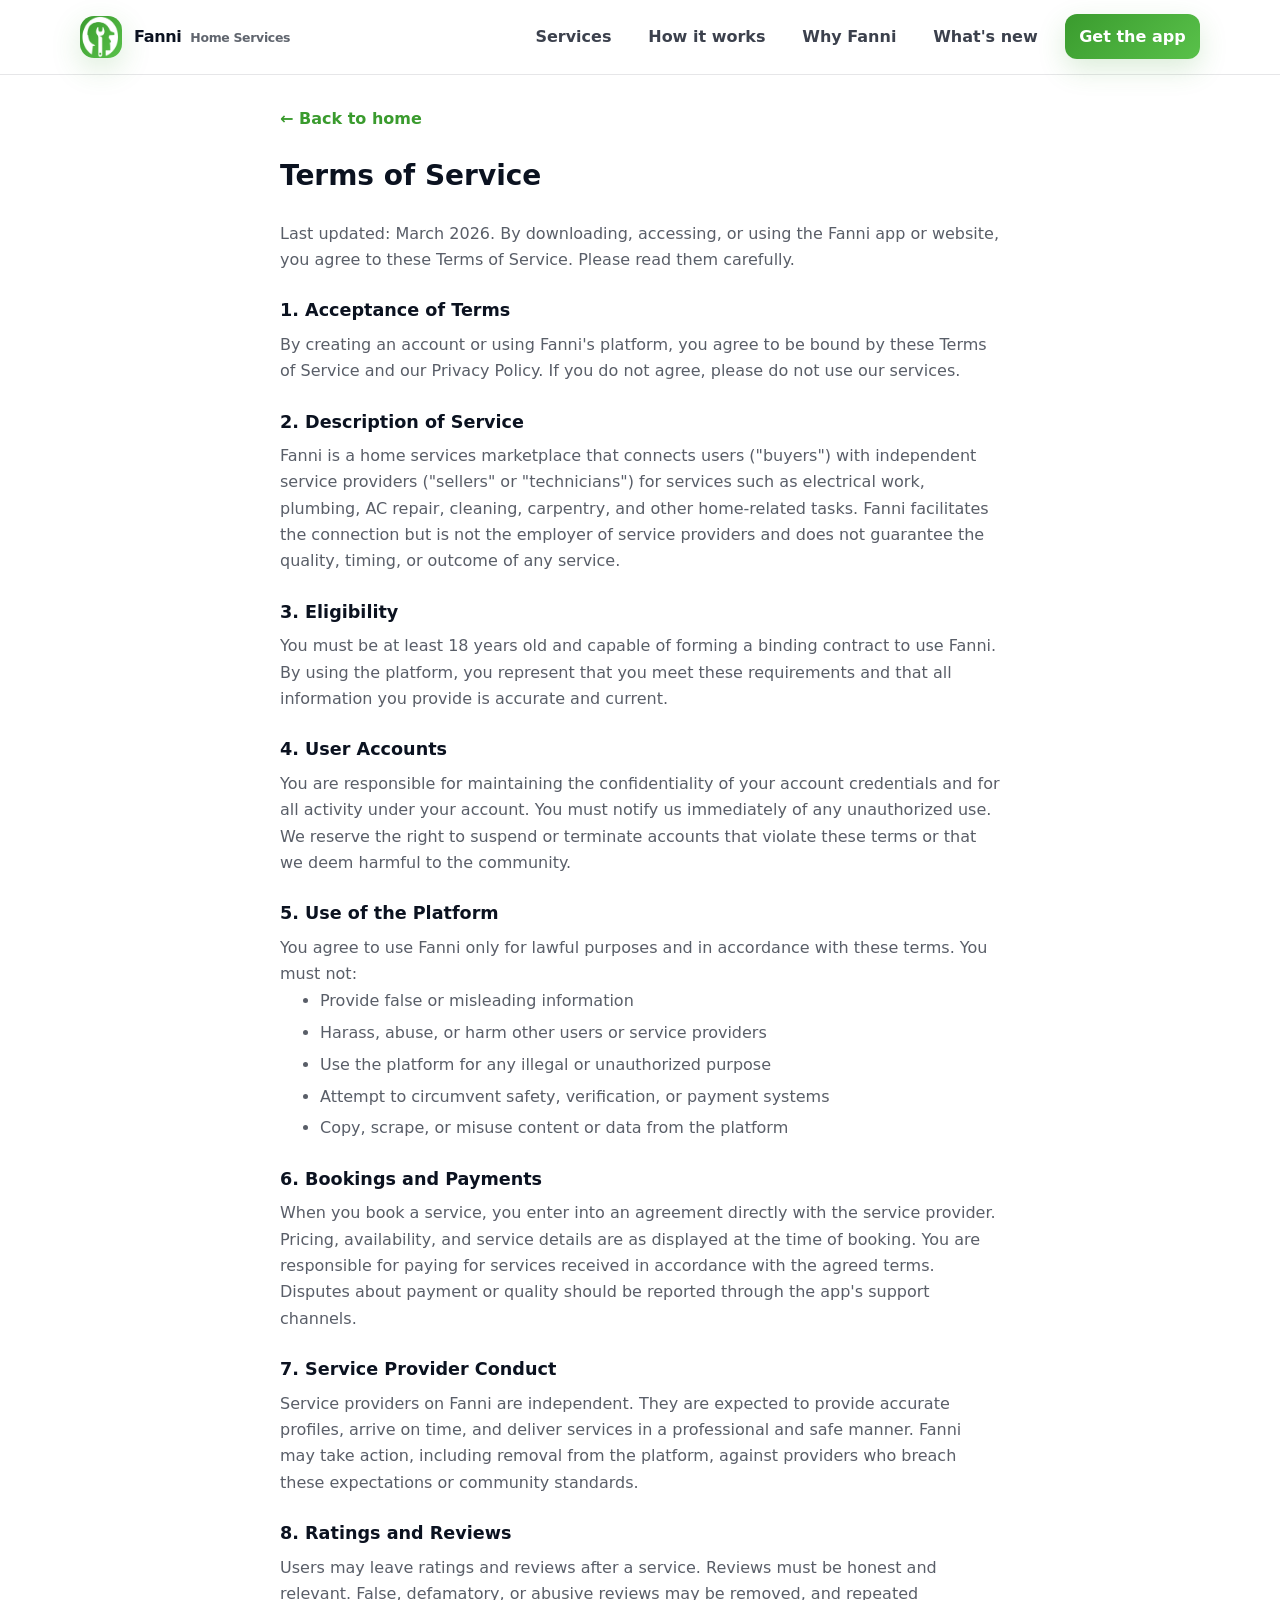
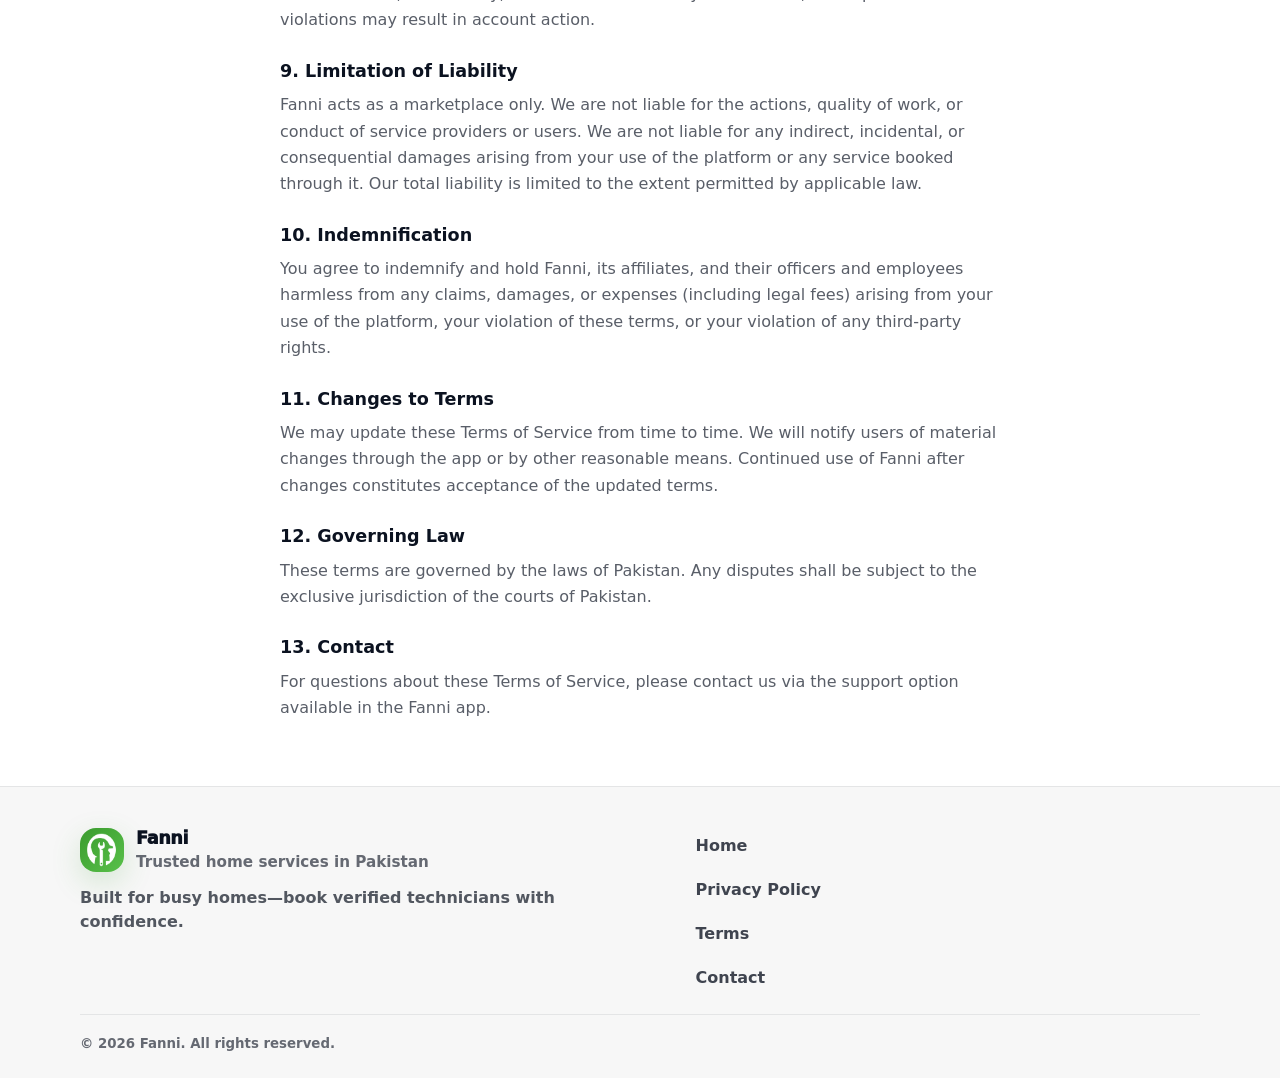
<file: Fanni Landing Page/terms.html>
<!doctype html>
<html lang="en">
  <head>
    <meta charset="utf-8" />
    <meta name="viewport" content="width=device-width, initial-scale=1" />
    <meta name="description" content="Fanni Terms of Service – Rules and conditions for using the Fanni home services platform." />
    <meta name="author" content="Fanni" />
    <meta name="theme-color" content="#3A9B2E" />
    <title>Terms of Service – Fanni</title>
    <link rel="stylesheet" href="./styles.css" />
    <link rel="icon" type="image/png" href="./logo1.png" />
    <link rel="apple-touch-icon" href="./logo1.png" />
    <style>
      .legal-page { padding: 2rem 0 4rem; }
      .legal-page .container { max-width: 720px; }
      .legal-page h1 { font-size: 1.75rem; margin: 0 0 1.5rem; font-weight: 800; }
      .legal-page .section-title { font-size: 1.1rem; font-weight: 700; margin: 1.5rem 0 0.5rem; color: var(--text); }
      .legal-page .section-text { margin: 0; color: var(--muted); line-height: 1.65; }
      .legal-page .section-text ul { margin: 0.5rem 0; padding-left: 1.25rem; }
      .legal-page .section-text li { margin-bottom: 0.35rem; }
      .legal-page .back-link { display: inline-flex; align-items: center; gap: 0.5rem; margin-bottom: 1.5rem; font-weight: 600; color: var(--blue); }
      .legal-page .back-link:hover { color: var(--blue-700); }
    </style>
  </head>
  <body>
    <header class="site-header">
      <div class="container header-inner">
        <a class="brand" href="index.html" aria-label="Fanni home">
          <span class="brand-mark" aria-hidden="true">
            <img src="./logo1.png" alt="" width="42" height="42" />
          </span>
          <span class="brand-text">Fanni <span class="brand-tag">Home Services</span></span>
        </a>
        <nav class="nav" aria-label="Primary">
          <a href="index.html#services">Services</a>
          <a href="index.html#how">How it works</a>
          <a href="index.html#why">Why Fanni</a>
          <a href="index.html#offers">What's new</a>
          <a class="nav-cta" href="https://play.google.com/store/apps/details?id=com.fannipk.app" target="_blank" rel="noopener noreferrer">Get the app</a>
        </nav>
        <button class="nav-toggle" type="button" aria-label="Open menu" aria-expanded="false">
          <span aria-hidden="true"></span><span aria-hidden="true"></span><span aria-hidden="true"></span>
        </button>
      </div>
    </header>

    <main id="main" class="legal-page">
      <div class="container">
        <a href="index.html" class="back-link">← Back to home</a>
        <h1>Terms of Service</h1>

        <p class="section-text" style="margin-bottom: 1rem;">
          Last updated: March 2026. By downloading, accessing, or using the Fanni app or website, you agree to these Terms of Service. Please read them carefully.
        </p>

        <h3 class="section-title">1. Acceptance of Terms</h3>
        <p class="section-text">
          By creating an account or using Fanni's platform, you agree to be bound by these Terms of Service and our Privacy Policy. If you do not agree, please do not use our services.
        </p>

        <h3 class="section-title">2. Description of Service</h3>
        <p class="section-text">
          Fanni is a home services marketplace that connects users ("buyers") with independent service providers ("sellers" or "technicians") for services such as electrical work, plumbing, AC repair, cleaning, carpentry, and other home-related tasks. Fanni facilitates the connection but is not the employer of service providers and does not guarantee the quality, timing, or outcome of any service.
        </p>

        <h3 class="section-title">3. Eligibility</h3>
        <p class="section-text">
          You must be at least 18 years old and capable of forming a binding contract to use Fanni. By using the platform, you represent that you meet these requirements and that all information you provide is accurate and current.
        </p>

        <h3 class="section-title">4. User Accounts</h3>
        <p class="section-text">
          You are responsible for maintaining the confidentiality of your account credentials and for all activity under your account. You must notify us immediately of any unauthorized use. We reserve the right to suspend or terminate accounts that violate these terms or that we deem harmful to the community.
        </p>

        <h3 class="section-title">5. Use of the Platform</h3>
        <p class="section-text">You agree to use Fanni only for lawful purposes and in accordance with these terms. You must not:</p>
        <ul class="section-text">
          <li>Provide false or misleading information</li>
          <li>Harass, abuse, or harm other users or service providers</li>
          <li>Use the platform for any illegal or unauthorized purpose</li>
          <li>Attempt to circumvent safety, verification, or payment systems</li>
          <li>Copy, scrape, or misuse content or data from the platform</li>
        </ul>

        <h3 class="section-title">6. Bookings and Payments</h3>
        <p class="section-text">
          When you book a service, you enter into an agreement directly with the service provider. Pricing, availability, and service details are as displayed at the time of booking. You are responsible for paying for services received in accordance with the agreed terms. Disputes about payment or quality should be reported through the app's support channels.
        </p>

        <h3 class="section-title">7. Service Provider Conduct</h3>
        <p class="section-text">
          Service providers on Fanni are independent. They are expected to provide accurate profiles, arrive on time, and deliver services in a professional and safe manner. Fanni may take action, including removal from the platform, against providers who breach these expectations or community standards.
        </p>

        <h3 class="section-title">8. Ratings and Reviews</h3>
        <p class="section-text">
          Users may leave ratings and reviews after a service. Reviews must be honest and relevant. False, defamatory, or abusive reviews may be removed, and repeated violations may result in account action.
        </p>

        <h3 class="section-title">9. Limitation of Liability</h3>
        <p class="section-text">
          Fanni acts as a marketplace only. We are not liable for the actions, quality of work, or conduct of service providers or users. We are not liable for any indirect, incidental, or consequential damages arising from your use of the platform or any service booked through it. Our total liability is limited to the extent permitted by applicable law.
        </p>

        <h3 class="section-title">10. Indemnification</h3>
        <p class="section-text">
          You agree to indemnify and hold Fanni, its affiliates, and their officers and employees harmless from any claims, damages, or expenses (including legal fees) arising from your use of the platform, your violation of these terms, or your violation of any third-party rights.
        </p>

        <h3 class="section-title">11. Changes to Terms</h3>
        <p class="section-text">
          We may update these Terms of Service from time to time. We will notify users of material changes through the app or by other reasonable means. Continued use of Fanni after changes constitutes acceptance of the updated terms.
        </p>

        <h3 class="section-title">12. Governing Law</h3>
        <p class="section-text">
          These terms are governed by the laws of Pakistan. Any disputes shall be subject to the exclusive jurisdiction of the courts of Pakistan.
        </p>

        <h3 class="section-title">13. Contact</h3>
        <p class="section-text">
          For questions about these Terms of Service, please contact us via the support option available in the Fanni app.
        </p>
      </div>
    </main>

    <footer class="footer">
      <div class="container footer-inner">
        <div class="footer-brand">
          <div class="brand-row">
            <span class="brand-mark brand-mark-footer" aria-hidden="true">
              <img src="./logo1.png" alt="" width="34" height="34" />
            </span>
            <div>
              <div class="footer-name">Fanni</div>
              <div class="footer-sub">Trusted home services in Pakistan</div>
            </div>
          </div>
          <div class="footer-mini">Built for busy homes—book verified technicians with confidence.</div>
        </div>
        <div class="footer-links" aria-label="Footer links">
          <a href="index.html">Home</a>
          <a href="privacy.html">Privacy Policy</a>
          <a href="terms.html" aria-current="page">Terms</a>
          <a href="#">Contact</a>
        </div>
      </div>
      <div class="container footer-bottom">
        <small>© <span id="year">2026</span> Fanni. All rights reserved.</small>
      </div>
    </footer>

    <script>
      const year = document.getElementById("year");
      if (year) year.textContent = String(new Date().getFullYear());
      const toggle = document.querySelector(".nav-toggle");
      const nav = document.querySelector(".nav");
      if (toggle && nav) {
        toggle.addEventListener("click", () => {
          const open = nav.classList.toggle("open");
          toggle.setAttribute("aria-expanded", String(open));
          toggle.setAttribute("aria-label", open ? "Close menu" : "Open menu");
        });
      }
    </script>
  </body>
</html>
</file>
<file: Fanni Landing Page/styles.css>
:root{
  --bg: #ffffff;
  --text: #0b1220;
  --muted: rgba(11, 18, 32, .68);
  --border: rgba(11, 18, 32, .10);
  --shadow: 0 18px 60px rgba(2, 10, 28, .14);
  --blue: #3A9B2E;
  --blue-700: #1E6F17;
  --orange: #59C14A;
  --teal: #2DD4BF;
  --green: #4CAF50;
  --surface: rgba(255,255,255,.7);
  --surface-2: rgba(255,255,255,.92);
  --radius: 18px;
  --radius-lg: 26px;
  --container: 1120px;
}

*{ box-sizing: border-box; }
html{ scroll-behavior: smooth; }
body{
  margin: 0;
  color: var(--text);
  background: var(--bg);
  font-family: ui-sans-serif, system-ui, -apple-system, Segoe UI, Roboto, Helvetica, Arial, "Apple Color Emoji","Segoe UI Emoji";
  line-height: 1.5;
  text-rendering: optimizeLegibility;
}
img, svg{ display: block; max-width: 100%; }
a{ color: inherit; text-decoration: none; }

.container{
  width: min(100% - 2rem, var(--container));
  margin-inline: auto;
}

.skip-link{
  position: absolute;
  left: -999px;
  top: 8px;
  background: #fff;
  border: 1px solid var(--border);
  padding: .6rem .8rem;
  border-radius: 12px;
  box-shadow: var(--shadow);
  z-index: 1000;
}
.skip-link:focus{ left: 12px; }

/* Header */
.site-header{
  position: sticky;
  top: 0;
  z-index: 50;
  background: rgba(255,255,255,.72);
  backdrop-filter: blur(10px);
  border-bottom: 1px solid var(--border);
}
.header-inner{
  display: flex;
  align-items: center;
  gap: 1rem;
  padding: .9rem 0;
}
.brand{
  display: inline-flex;
  align-items: center;
  gap: .75rem;
  font-weight: 800;
  letter-spacing: -.02em;
}
.brand-mark{
  width: 42px;
  height: 42px;
  display: grid;
  place-items: center;
  color: #fff;
  background: linear-gradient(135deg, var(--blue), var(--orange));
  border-radius: 14px;
  box-shadow: 0 10px 30px rgba(58,155,46,.18);
}
.brand-mark svg{ width: 24px; height: 24px; }
.brand-text{ display: flex; align-items: baseline; gap: .55rem; }
.brand-tag{
  font-size: .78rem;
  font-weight: 700;
  color: rgba(11,18,32,.65);
}

.nav{
  margin-left: auto;
  display: flex;
  align-items: center;
  gap: 1.1rem;
  font-weight: 650;
  color: rgba(11,18,32,.8);
}
.nav a{
  padding: .55rem .6rem;
  border-radius: 12px;
  transition: background .18s ease, transform .18s ease, color .18s ease;
}
.nav a:hover{
  background: rgba(58,155,46,.08);
  color: rgba(30,111,23,.95);
}
.nav-cta{
  background: linear-gradient(135deg, var(--blue), var(--orange));
  color: #fff !important;
  padding: .65rem .9rem !important;
  box-shadow: 0 10px 28px rgba(58,155,46,.18);
}
.nav-cta:hover{ transform: translateY(-1px); }

.nav-toggle{
  display: none;
  margin-left: auto;
  width: 44px;
  height: 44px;
  border-radius: 14px;
  border: 1px solid var(--border);
  background: rgba(255,255,255,.85);
  box-shadow: 0 10px 26px rgba(2,10,28,.08);
  cursor: pointer;
}
.nav-toggle span{
  display: block;
  width: 18px;
  height: 2px;
  background: rgba(11,18,32,.78);
  margin: 4px auto;
  border-radius: 2px;
}

/* Hero */
.hero{
  position: relative;
  overflow: hidden;
  padding: 4.2rem 0 3.2rem;
}
.hero::before{
  content: "";
  position: absolute;
  inset: -20% -10% auto -10%;
  height: 540px;
  background:
    radial-gradient(800px 380px at 18% 18%, rgba(89,193,74,.22), transparent 60%),
    radial-gradient(900px 420px at 78% 22%, rgba(58,155,46,.22), transparent 60%),
    radial-gradient(700px 360px at 55% 65%, rgba(45,212,191,.18), transparent 60%);
  pointer-events: none;
}
.hero::after{
  content: "";
  position: absolute;
  inset: 0;
  background:
    linear-gradient(to bottom, rgba(255,255,255,0), rgba(255,255,255,.75) 70%, #fff);
  pointer-events: none;
}
.hero-grid{
  position: relative;
  z-index: 1;
  display: grid;
  grid-template-columns: 1.1fr .9fr;
  gap: 2.4rem;
  align-items: center;
}
.eyebrow{
  display: inline-flex;
  align-items: center;
  gap: .55rem;
  margin: 0 0 .75rem;
  padding: .35rem .7rem;
  background: rgba(58,155,46,.08);
  border: 1px solid rgba(58,155,46,.14);
  color: rgba(30,111,23,.92);
  border-radius: 999px;
  font-weight: 750;
  font-size: .92rem;
}
.hero h1{
  margin: 0 0 .7rem;
  font-size: clamp(2rem, 3.5vw, 3.3rem);
  line-height: 1.05;
  letter-spacing: -.03em;
}
.subheadline{
  margin: 0 0 1.4rem;
  color: var(--muted);
  font-size: 1.08rem;
  max-width: 52ch;
}
.hero-ctas{
  display: flex;
  gap: .9rem;
  align-items: center;
  flex-wrap: wrap;
  margin-bottom: 1rem;
}

.btn{
  display: inline-flex;
  align-items: center;
  justify-content: center;
  gap: .55rem;
  border-radius: 999px;
  padding: .9rem 1.15rem;
  font-weight: 800;
  border: 1px solid transparent;
  cursor: pointer;
  transition: transform .18s ease, box-shadow .18s ease, background .18s ease, border-color .18s ease;
  will-change: transform;
  white-space: nowrap;
}
.btn:active{ transform: translateY(0); }
.btn-primary{
  background: linear-gradient(135deg, var(--blue), var(--orange));
  color: #fff;
  box-shadow: 0 16px 44px rgba(58,155,46,.20);
}
.btn-primary:hover{ transform: translateY(-2px); box-shadow: 0 22px 60px rgba(58,155,46,.24); }
.btn-ghost{
  background: rgba(255,255,255,.72);
  border-color: var(--border);
  color: rgba(11,18,32,.9);
}
.btn-ghost:hover{ transform: translateY(-2px); border-color: rgba(58,155,46,.22); box-shadow: 0 14px 40px rgba(2,10,28,.10); }
.btn-invert{
  background: #fff;
  color: rgba(30,111,23,.95);
  border-color: rgba(255,255,255,.2);
}
.btn-invert:hover{ transform: translateY(-2px); box-shadow: 0 22px 60px rgba(0,0,0,.18); }
.btn-arrow{ font-weight: 900; }
.on-dark{
  background: rgba(255,255,255,.12);
  border-color: rgba(255,255,255,.22);
  color: #fff;
}
.on-dark:hover{ background: rgba(255,255,255,.16); border-color: rgba(255,255,255,.28); }

.store-row{
  display: flex;
  gap: .9rem;
  flex-wrap: wrap;
  margin: 1.1rem 0 1rem;
}
.store-badge{
  display: inline-flex;
  align-items: center;
  gap: .7rem;
  padding: .75rem .9rem;
  border-radius: 16px;
  background: rgba(255,255,255,.78);
  border: 1px solid var(--border);
  box-shadow: 0 16px 46px rgba(2,10,28,.08);
  transition: transform .18s ease, box-shadow .18s ease, border-color .18s ease;
}
.store-badge:hover{
  transform: translateY(-2px);
  border-color: rgba(58,155,46,.22);
  box-shadow: 0 20px 56px rgba(2,10,28,.10);
}
.store-badge.is-disabled{
  opacity: .58;
  filter: saturate(.75);
  cursor: not-allowed;
  pointer-events: none;
}
.store-badge.is-disabled:hover{
  transform: none;
  border-color: var(--border);
  box-shadow: 0 16px 46px rgba(2,10,28,.08);
}
.store-icon{
  width: 34px;
  height: 34px;
  display: grid;
  place-items: center;
  border-radius: 12px;
  color: rgba(11,18,32,.86);
  background: linear-gradient(135deg, rgba(58,155,46,.12), rgba(89,193,74,.12));
  border: 1px solid rgba(11,18,32,.10);
}
.store-icon svg{ width: 20px; height: 20px; }
.store-text{ display: grid; line-height: 1.05; }
.store-top{ font-size: .76rem; color: rgba(11,18,32,.62); font-weight: 700; }
.store-bottom{ font-size: 1rem; font-weight: 900; letter-spacing: -.01em; }

.trust-row{
  display: flex;
  flex-wrap: wrap;
  gap: .55rem;
}
.trust-pill{
  display: inline-flex;
  align-items: center;
  gap: .5rem;
  padding: .45rem .7rem;
  border: 1px solid var(--border);
  border-radius: 999px;
  background: rgba(255,255,255,.72);
  font-weight: 750;
  font-size: .92rem;
  color: rgba(11,18,32,.82);
}
.dot{ width: 10px; height: 10px; border-radius: 999px; display: inline-block; }
.dot-orange{ background: var(--orange); }
.dot-blue{ background: var(--blue); }
.dot-green{ background: var(--green); }
.muted{ color: rgba(11,18,32,.6); font-weight: 700; }
.star{ color: var(--orange); margin-right: .2rem; }

.hero-visual{
  position: relative;
}
.visual-card{
  border-radius: var(--radius-lg);
  background: rgba(255,255,255,.7);
  border: 1px solid rgba(11,18,32,.10);
  box-shadow: var(--shadow);
  overflow: hidden;
  transform: translateY(0);
  animation: floaty 7s ease-in-out infinite;
}
.visual-top{
  display: flex;
  align-items: center;
  justify-content: space-between;
  padding: 1rem 1rem .7rem;
}
.status-pill{
  display: inline-flex;
  align-items: center;
  gap: .4rem;
  padding: .35rem .6rem;
  border-radius: 999px;
  font-weight: 850;
  font-size: .85rem;
  color: rgba(30,111,23,.95);
  background: rgba(58,155,46,.10);
  border: 1px solid rgba(58,155,46,.16);
}
.rating{
  font-weight: 900;
  color: rgba(11,18,32,.88);
  font-size: .95rem;
}
.visual-illus{
  padding: 0 1rem 1rem;
}
.visual-bottom{
  display: grid;
  grid-template-columns: repeat(3, 1fr);
  gap: .7rem;
  padding: 0 1rem 1rem;
}
.mini-card{
  border-radius: 16px;
  padding: .75rem .75rem;
  background: rgba(255,255,255,.84);
  border: 1px solid rgba(11,18,32,.10);
}
.mini-title{
  font-weight: 800;
  font-size: .78rem;
  color: rgba(11,18,32,.62);
}
.mini-value{
  font-weight: 950;
  letter-spacing: -.02em;
  margin-top: .2rem;
}

@keyframes floaty{
  0%,100%{ transform: translateY(0); }
  50%{ transform: translateY(-8px); }
}

/* Sections */
.section{
  padding: 4rem 0;
}
.section-alt{
  background:
    radial-gradient(900px 420px at 20% 30%, rgba(58,155,46,.08), transparent 60%),
    radial-gradient(900px 420px at 80% 20%, rgba(89,193,74,.07), transparent 60%),
    linear-gradient(#fff, #fff);
  border-top: 1px solid rgba(11,18,32,.06);
  border-bottom: 1px solid rgba(11,18,32,.06);
}
.section-head{
  display: grid;
  gap: .5rem;
  margin-bottom: 1.5rem;
}
.section-head h2{
  margin: 0;
  font-size: clamp(1.6rem, 2.6vw, 2.15rem);
  line-height: 1.15;
  letter-spacing: -.02em;
}
.section-head p{
  margin: 0;
  color: var(--muted);
  max-width: 70ch;
}

.cards{
  display: grid;
  gap: 1rem;
}
.services-grid{
  grid-template-columns: repeat(auto-fit, minmax(190px, 1fr));
}
.card{
  border-radius: var(--radius);
  padding: 1.1rem 1rem;
  background: rgba(255,255,255,.84);
  border: 1px solid rgba(11,18,32,.10);
  box-shadow: 0 18px 54px rgba(2,10,28,.07);
  transition: transform .18s ease, box-shadow .18s ease, border-color .18s ease;
}
.card:hover{
  transform: translateY(-4px);
  border-color: rgba(58,155,46,.22);
  box-shadow: 0 24px 66px rgba(2,10,28,.10);
}
.card-icon{
  width: 46px;
  height: 46px;
  border-radius: 16px;
  display: grid;
  place-items: center;
  color: rgba(255,255,255,.98);
  background: linear-gradient(135deg, var(--blue), var(--orange));
  margin-bottom: .75rem;
}
.card-icon svg{ width: 26px; height: 26px; }
.card h3{ margin: 0 0 .35rem; font-size: 1.05rem; letter-spacing: -.01em; }
.card p{ margin: 0; color: rgba(11,18,32,.68); font-weight: 600; font-size: .95rem; }

.inline-cta{
  margin-top: 1.6rem;
  border-radius: var(--radius-lg);
  padding: 1.2rem 1.2rem;
  border: 1px solid rgba(11,18,32,.10);
  background: linear-gradient(135deg, rgba(58,155,46,.10), rgba(89,193,74,.10));
  display: flex;
  align-items: center;
  justify-content: space-between;
  gap: 1rem;
  flex-wrap: wrap;
}
.inline-cta h3{ margin: 0; letter-spacing: -.02em; }
.inline-cta p{ margin: .25rem 0 0; color: rgba(11,18,32,.68); font-weight: 650; }

.steps{
  display: grid;
  grid-template-columns: repeat(3, 1fr);
  gap: 1rem;
}
.step{
  border-radius: var(--radius-lg);
  padding: 1.25rem 1.1rem;
  border: 1px solid rgba(11,18,32,.10);
  background: rgba(255,255,255,.86);
  box-shadow: 0 18px 54px rgba(2,10,28,.06);
  transition: transform .18s ease, border-color .18s ease, box-shadow .18s ease;
}
.step:hover{
  transform: translateY(-4px);
  border-color: rgba(58,155,46,.22);
  box-shadow: 0 24px 66px rgba(2,10,28,.09);
}
.step-icon{
  width: 52px;
  height: 52px;
  border-radius: 18px;
  display: grid;
  place-items: center;
  color: #fff;
  background: linear-gradient(135deg, var(--blue-700), var(--teal));
  margin-bottom: .8rem;
}
.step-icon svg{ width: 28px; height: 28px; }
.step h3{ margin: 0 0 .35rem; letter-spacing: -.01em; }
.step p{ margin: 0; color: rgba(11,18,32,.68); font-weight: 650; }

.split{
  display: grid;
  grid-template-columns: 1fr 1fr;
  gap: 1.4rem;
  align-items: start;
}
.features{ display: grid; gap: 1rem; }
.feature{
  display: grid;
  grid-template-columns: 54px 1fr;
  gap: .9rem;
  align-items: start;
  padding: 1.05rem 1rem;
  border-radius: var(--radius-lg);
  border: 1px solid rgba(11,18,32,.10);
  background: rgba(255,255,255,.86);
  box-shadow: 0 18px 54px rgba(2,10,28,.06);
}
.feature-icon{
  width: 54px;
  height: 54px;
  border-radius: 18px;
  display: grid;
  place-items: center;
  color: #fff;
  background: linear-gradient(135deg, var(--blue), var(--orange));
}
.feature-icon svg{ width: 30px; height: 30px; }
.feature h3{ margin: 0 0 .25rem; letter-spacing: -.01em; }
.feature p{ margin: 0; color: rgba(11,18,32,.68); font-weight: 650; }

.testimonials{
  display: grid;
  gap: 1rem;
}
.quote{
  border-radius: var(--radius-lg);
  padding: 1.15rem 1.1rem;
  border: 1px solid rgba(11,18,32,.10);
  background: rgba(255,255,255,.86);
  box-shadow: 0 18px 54px rgba(2,10,28,.06);
}
.quote p{
  margin: 0 0 .9rem;
  color: rgba(11,18,32,.78);
  font-weight: 650;
}
.quote-meta{
  display: grid;
  grid-template-columns: 44px 1fr;
  gap: .75rem;
  align-items: center;
}
.avatar{
  width: 44px;
  height: 44px;
  border-radius: 16px;
  display: grid;
  place-items: center;
  font-weight: 950;
  color: rgba(30,111,23,.95);
  background: linear-gradient(135deg, rgba(58,155,46,.14), rgba(89,193,74,.14));
  border: 1px solid rgba(11,18,32,.10);
}
.quote-name{ font-weight: 900; letter-spacing: -.01em; }
.quote-sub{ color: rgba(11,18,32,.62); font-weight: 750; font-size: .9rem; }

/* Promo */
.promo{
  padding: 3rem 0;
  background: linear-gradient(135deg, rgba(30,111,23,.95), rgba(58,155,46,.95) 55%, rgba(89,193,74,.95));
  color: #fff;
}
.promo-inner{
  display: grid;
  grid-template-columns: auto 1fr auto;
  align-items: center;
  gap: 1.2rem;
}
.promo-badge{
  display: inline-flex;
  align-items: center;
  justify-content: center;
  padding: .45rem .7rem;
  border-radius: 999px;
  font-weight: 900;
  background: rgba(255,255,255,.14);
  border: 1px solid rgba(255,255,255,.22);
}
.promo-copy h2{ margin: 0 0 .35rem; letter-spacing: -.02em; line-height: 1.15; }
.promo-copy p{ margin: 0; color: rgba(255,255,255,.86); font-weight: 650; max-width: 72ch; }
.promo-actions{
  display: flex;
  align-items: center;
  gap: .8rem;
  flex-wrap: wrap;
  justify-content: flex-end;
}

/* CTA */
.cta{
  background:
    radial-gradient(800px 420px at 15% 20%, rgba(89,193,74,.10), transparent 60%),
    radial-gradient(900px 480px at 80% 60%, rgba(58,155,46,.10), transparent 60%),
    linear-gradient(#fff, #fff);
}
.cta-inner{
  display: grid;
  grid-template-columns: 1.1fr .9fr;
  gap: 1.2rem;
  align-items: start;
}
.cta-copy h2{ margin: 0 0 .6rem; letter-spacing: -.02em; line-height: 1.15; }
.cta-copy p{ margin: 0 0 1rem; color: var(--muted); font-weight: 650; max-width: 70ch; }
.cta-buttons{
  display: flex;
  gap: .8rem;
  flex-wrap: wrap;
}
.newsletter{
  border-radius: var(--radius-lg);
  padding: 1.2rem 1.1rem;
  border: 1px solid rgba(11,18,32,.10);
  background: rgba(255,255,255,.88);
  box-shadow: 0 18px 54px rgba(2,10,28,.06);
}
.newsletter h3{ margin: 0 0 .25rem; letter-spacing: -.02em; }
.newsletter p{ margin: 0 0 .8rem; color: rgba(11,18,32,.68); font-weight: 650; }
.newsletter-row{
  display: flex;
  gap: .7rem;
  align-items: center;
}
input[type="email"]{
  flex: 1;
  min-width: 200px;
  padding: .9rem 1rem;
  border-radius: 16px;
  border: 1px solid rgba(11,18,32,.14);
  background: rgba(255,255,255,.92);
  font-weight: 700;
  outline: none;
  transition: border-color .18s ease, box-shadow .18s ease;
}
input[type="email"]:focus{
  border-color: rgba(58,155,46,.36);
  box-shadow: 0 0 0 4px rgba(58,155,46,.12);
}
.newsletter-note{
  margin: .8rem 0 0;
  font-size: .92rem;
  color: rgba(11,18,32,.6);
}

.sr-only{
  position: absolute;
  width: 1px;
  height: 1px;
  padding: 0;
  margin: -1px;
  overflow: hidden;
  clip: rect(0,0,0,0);
  border: 0;
}

/* Footer */
.footer{
  border-top: 1px solid rgba(11,18,32,.08);
  background: rgba(2,10,28,.03);
  padding: 2.4rem 0 1.4rem;
}
.footer-inner{
  display: grid;
  grid-template-columns: 1.2fr 1fr auto;
  gap: 1.2rem;
  align-items: start;
}
.brand-row{ display: flex; align-items: center; gap: .75rem; }
.brand-mark-footer{
  width: 44px;
  height: 44px;
  border-radius: 16px;
  display: grid;
  place-items: center;
  color: #fff;
  background: linear-gradient(135deg, var(--blue), var(--orange));
}
.footer-name{ font-weight: 950; letter-spacing: -.02em; font-size: 1.1rem; }
.footer-sub{ color: rgba(11,18,32,.62); font-weight: 700; font-size: .95rem; }
.footer-mini{ margin-top: .75rem; color: rgba(11,18,32,.7); font-weight: 650; max-width: 50ch; }
.footer-links{
  display: grid;
  gap: .55rem;
  align-content: start;
  justify-items: start;
  padding-top: .2rem;
  font-weight: 750;
  color: rgba(11,18,32,.78);
}
.footer-links a{
  padding: .35rem .4rem;
  border-radius: 12px;
  transition: background .18s ease, color .18s ease;
}
.footer-links a:hover{
  background: rgba(58,155,46,.08);
  color: rgba(30,111,23,.95);
}
.social{
  display: flex;
  gap: .6rem;
  justify-content: flex-end;
}
.social-icon{
  width: 44px;
  height: 44px;
  display: grid;
  place-items: center;
  border-radius: 16px;
  border: 1px solid rgba(11,18,32,.12);
  background: rgba(255,255,255,.78);
  color: rgba(11,18,32,.82);
  box-shadow: 0 16px 46px rgba(2,10,28,.06);
  transition: transform .18s ease, border-color .18s ease, box-shadow .18s ease;
}
.social-icon:hover{
  transform: translateY(-2px);
  border-color: rgba(58,155,46,.22);
  box-shadow: 0 20px 56px rgba(2,10,28,.09);
}
.social-icon svg{ width: 22px; height: 22px; }
.footer-bottom{
  margin-top: 1.2rem;
  padding-top: 1rem;
  border-top: 1px solid rgba(11,18,32,.08);
  color: rgba(11,18,32,.62);
  font-weight: 650;
}

/* Responsive */
@media (max-width: 980px){
  .hero-grid{ grid-template-columns: 1fr; }
  .hero{ padding: 3.4rem 0 2.6rem; }
  .visual-card{ animation: none; }
  .steps{ grid-template-columns: 1fr; }
  .split{ grid-template-columns: 1fr; }
  .promo-inner{ grid-template-columns: 1fr; }
  .promo-actions{ justify-content: flex-start; }
  .cta-inner{ grid-template-columns: 1fr; }
  .footer-inner{ grid-template-columns: 1fr; }
  .social{ justify-content: flex-start; }
}

@media (max-width: 760px){
  .nav-toggle{ display: inline-grid; place-items: center; }
  .nav{
    position: absolute;
    top: 70px;
    left: 1rem;
    right: 1rem;
    background: rgba(255,255,255,.92);
    border: 1px solid rgba(11,18,32,.12);
    border-radius: 18px;
    box-shadow: var(--shadow);
    padding: .7rem;
    display: none;
    flex-direction: column;
    align-items: stretch;
    gap: .2rem;
  }
  .nav.open{ display: flex; }
  .nav a{ padding: .75rem .85rem; }
  .nav-cta{ text-align: center; }
  .brand-tag{ display: none; }
  .visual-bottom{ grid-template-columns: 1fr; }
  .newsletter-row{ flex-direction: column; align-items: stretch; }
  .btn{ width: fit-content; }
}

@media (prefers-reduced-motion: reduce){
  html{ scroll-behavior: auto; }
  *{
    animation-duration: .001ms !important;
    animation-iteration-count: 1 !important;
    transition-duration: .001ms !important;
  }
}
</file>
